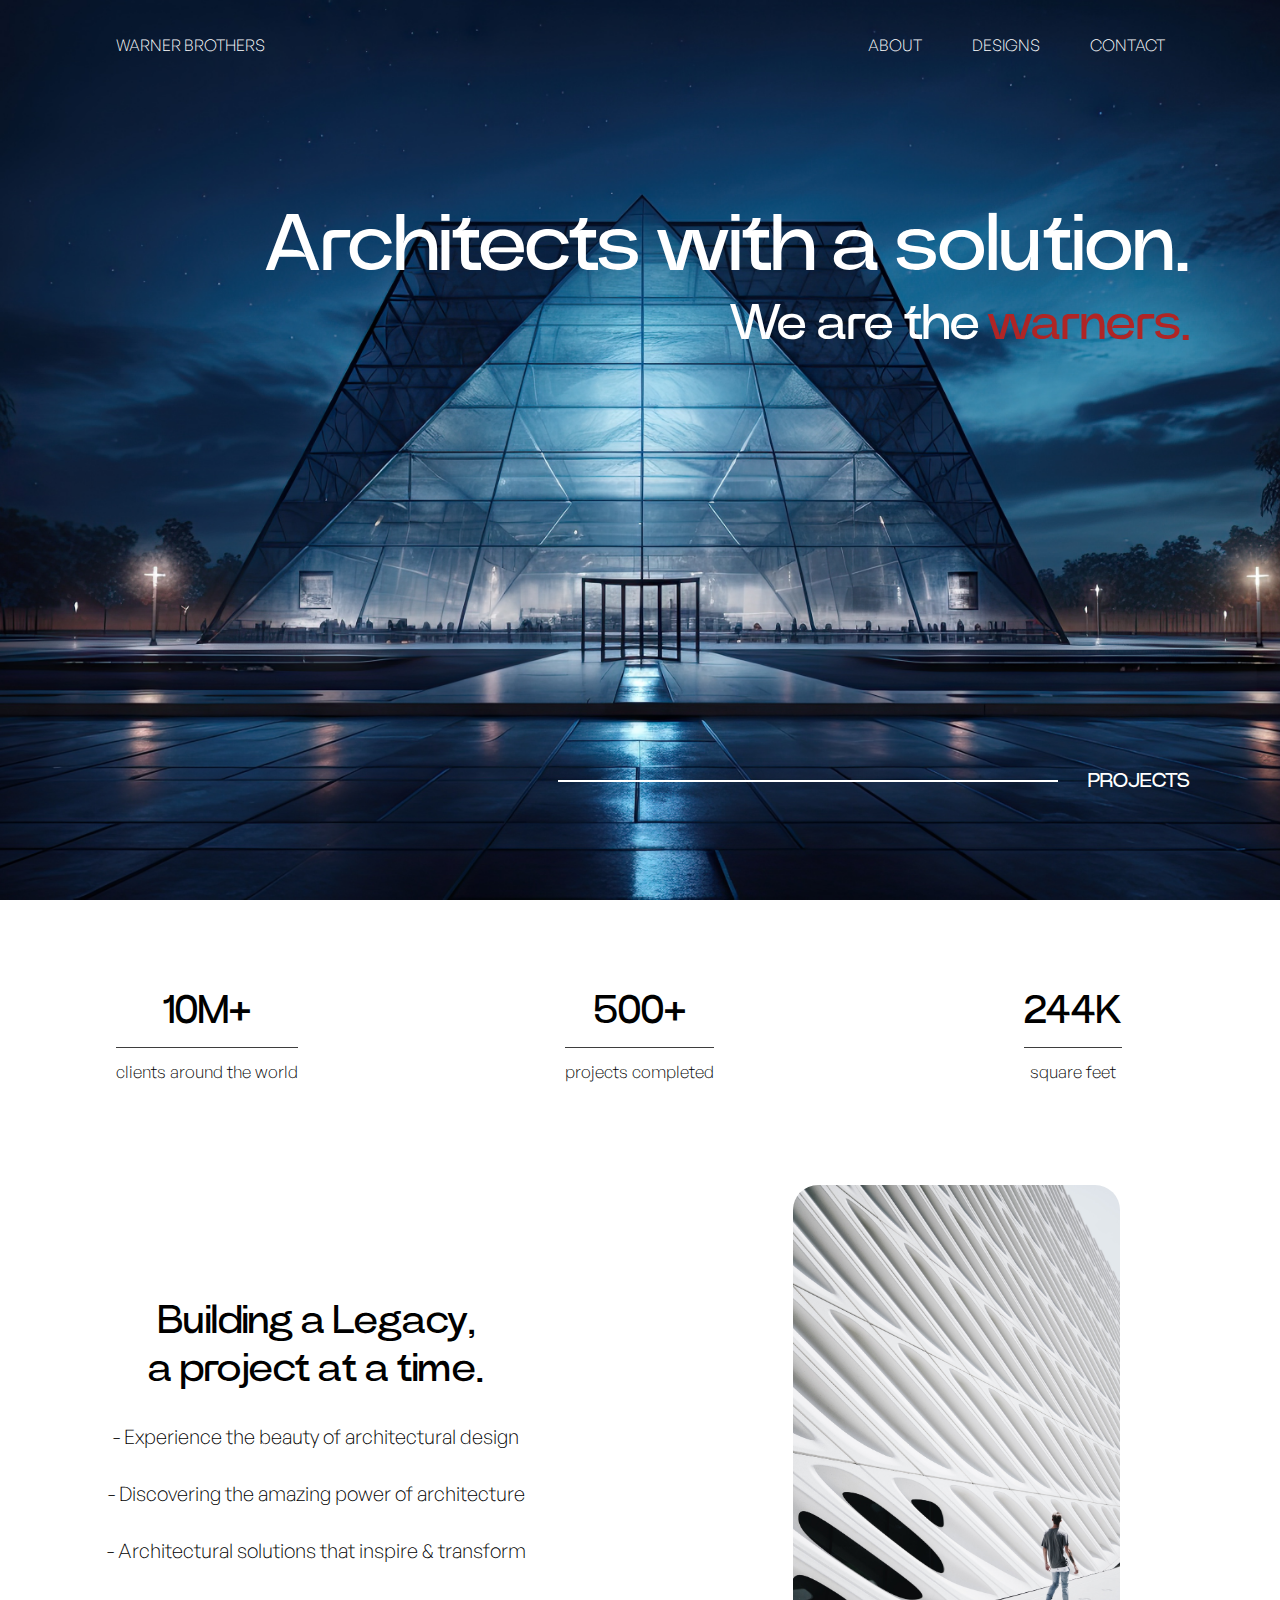
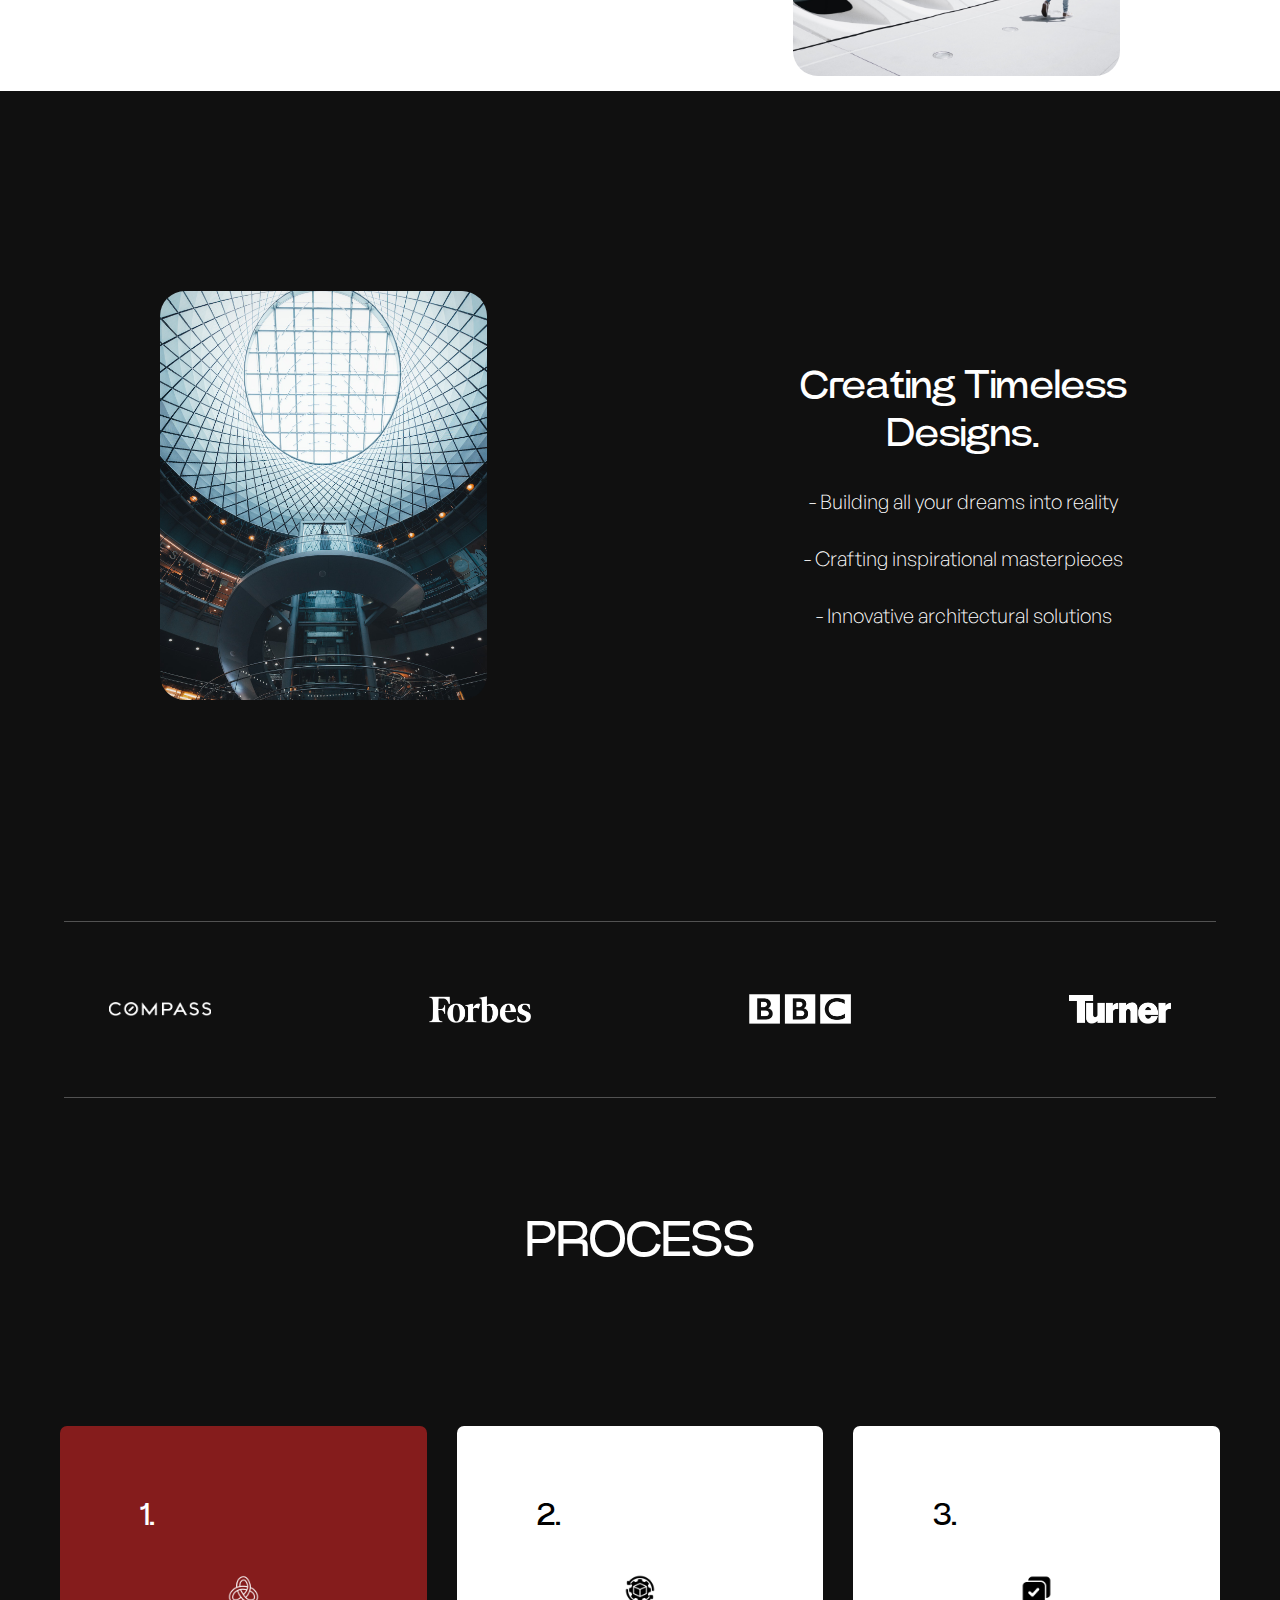
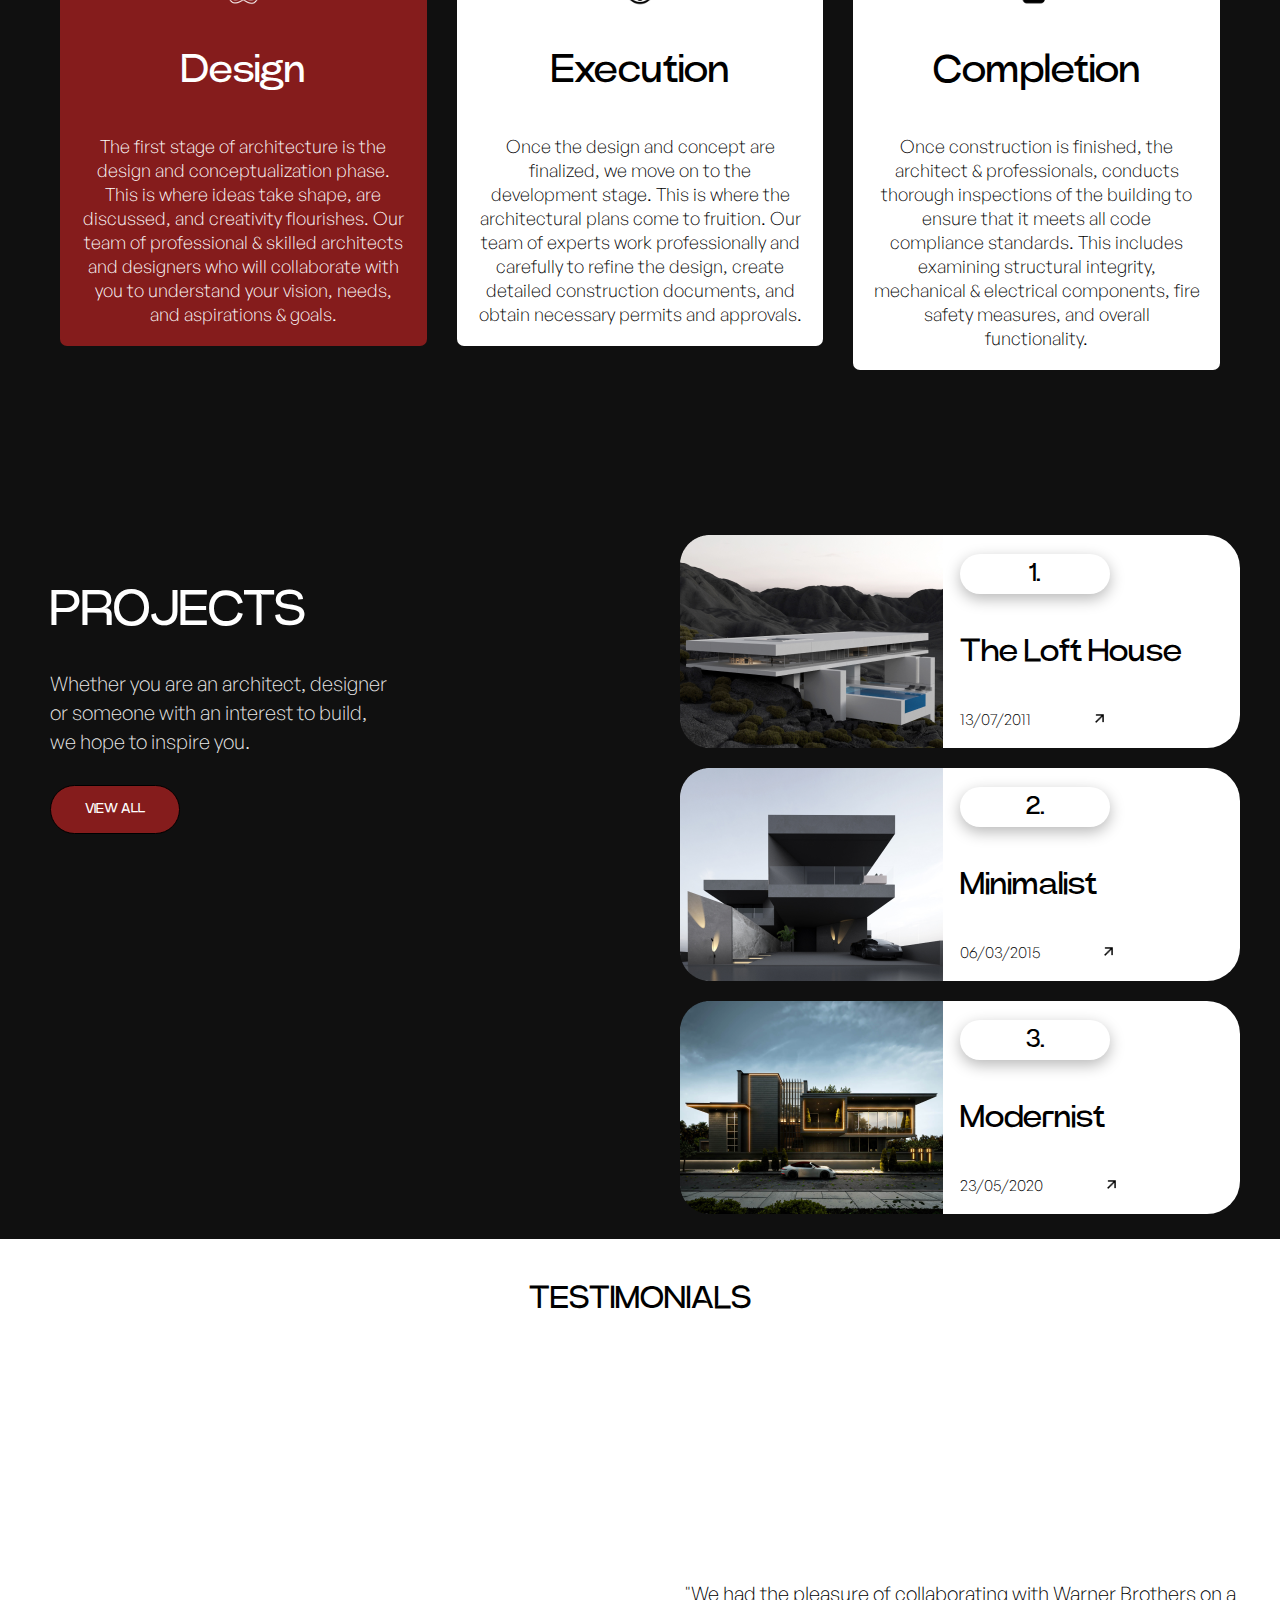
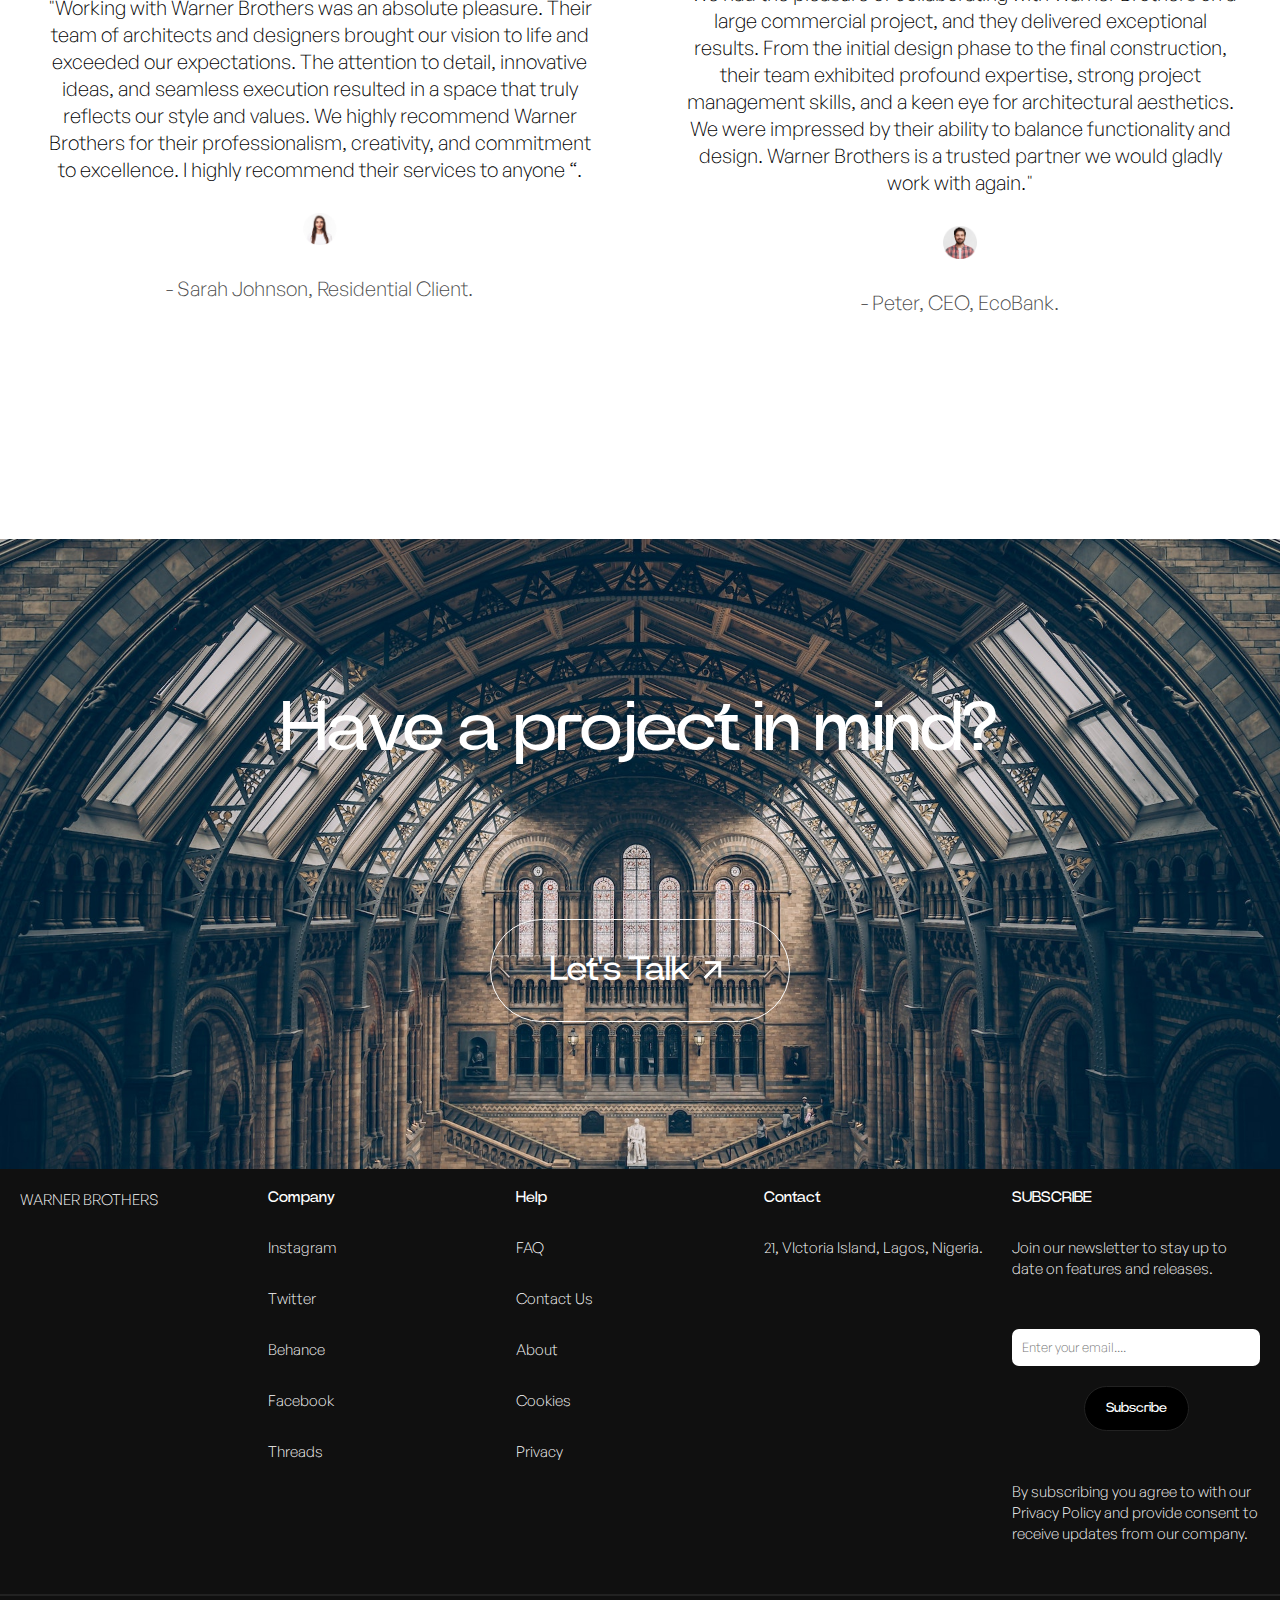
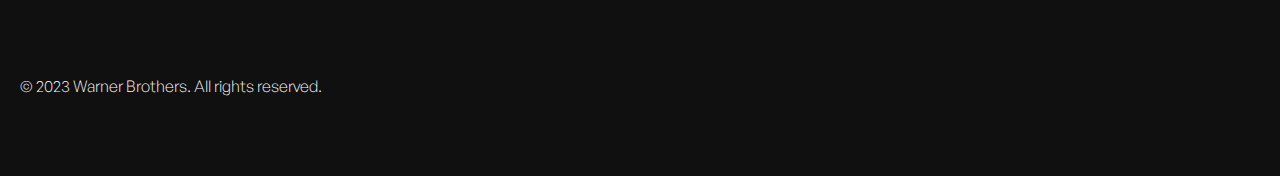
<file: index.html>
<!DOCTYPE html>
<html lang="en">
  <head>
    <meta charset="UTF-8" />
    <meta name="viewport" content="width=device-width, initial-scale=1.0, maximum-scale=1" />
    <title>Warner Brothers</title>
    <link rel="stylesheet" href="css/style.css" />
    <link rel="preload" >
  </head>
  <body>
    <div class="heropage" id="home">
      <div class="header">
        <div class="navlinks">
          <div class="logo">
            <a href="#home">WARNER BROTHERS</a>
          </div>
          <div class="dummylink"></div>
          <div class="dummylink"></div>
          <div class="toggle" id="togglebtn" onclick="toggle()">
            <img src="Assets/more.png" alt="" />
          </div>
          <div class="links" id="navlinks">
            <a href="about.html">ABOUT</a>
            <a href="#">DESIGNS</a>
            <a href="contact.html">CONTACT</a>
          </div>
        </div>
    
      </div>
      <div class="assets">
        <div class="textsh1">
          <div class="h1"><h1>Architects with a solution.</h1></div>
          <div class="h2">
            <h2 style="">
              We are the<b style="color: #af2525; font-weight: 200">warners.</b> 
            </h2 >
          </div>
        </div>
<a href="#projects" style="color: inherit; text-decoration: none; width: 100%;">        <div class="actionline">
  <div class="line"></div>
  <h1 style="font-size: 20px">PROJECTS</h1>
</div></a>
      </div>
    </div>
    <div class="achievementsection">
      <div class="threesections">
        <div class="section1">
          <div class="content">
            <div class="h1"><h1>10M+</h1></div>
            <div class="breakline"></div>
            <div class="p"><p>clients around the world</p></div>
          </div>
        </div>
        <div class="section1">
          <div class="content">
            <div class="h1"><h1>500+</h1></div>
            <div class="breakline"></div>
            <div class="p"><p>projects completed</p></div>
          </div>
        </div>
        <div class="section1">
          <div class="content">
            <div class="h1"><h1>244K</h1></div>
            <div class="breakline"></div>
            <div class="p"><p>square feet</p></div>
          </div>
        </div>
      </div>
    </div>
    <div class="bodysection">
      <div class="twosections">
        <div class="sectionone">
          <div class="sectext">
            <div class="h1"><h1>Building a Legacy,</h1></div>
            <div class="h1"><h1>a project at a time.</h1></div>
          </div>
          <div class="subtexts">
            <div class="subtext">
              <img src="Assets/radiobutton.png" alt="" />
              <p>- Experience the beauty of architectural design</p>
            </div>
            <div class="subtext">
              <img src="Assets/radiobutton.png" alt="" />
              <p>- Discovering the amazing power of architecture</p>
            </div>
            <div class="subtext">
              <img src="Assets/radiobutton.png" alt="" />
              <p>- Architectural solutions that inspire & transform</p>
            </div>
          </div>
        </div>
        <div class="sectiontwo">
          <img
            src="Images/pexels-brady-knoll-3369537.jpg"
            alt=""
          />
        </div>
      </div>
    </div>

    <div class="bodysection2">
      <div class="twosectionss">
        <div class="sectionone2">
          <div class="sectext2">
            <div class="h1"><h1>Creating Timeless</h1></div>
            <div class="h1"><h1>Designs.</h1></div>
          </div>
          <div class="subtexts">
            <div class="subtext">
              <img src="Assets/radiobutton.png" alt="" />
              <p style="color: white;">-  Building all your dreams into reality</p>
            </div>
            <div class="subtext">
              <img src="Assets/radiobutton.png" alt="" />
              <p style="color: white;">-  Crafting inspirational masterpieces</p>
            </div>
            <div class="subtext">
              <img src="Assets/radiobutton.png" alt="" />
              <p style="color: white;">-  Innovative architectural  solutions</p>
            </div>
          </div>
        </div>
        <div class="sectiontwo">
          <img
            src="Images/pexels-rick-han-3467147.jpg"
            alt=""
     />
        </div>
      </div>
    </div>
    <div class="partnersection">
      <div class="passets">
        <div class="pline"></div>
       
          <div class="plogos">
            <img src="Assets/compass logo.png" alt="" />
            <img src="Assets/forbes logo.png  " alt="" />
            <img src="Assets/bc logo.png " alt="" />
            <img src="Assets/turner logo.png " alt="" />
          </div>
     
        <div class="pline"></div>
      </div>
    </div>
    <div class="processection" >
      <div class="h1tag">
        <h1><span>PROCESS</span></h1>
      </div>
      <div class="twoprocessdiv">
        <div class="processdiv1">
          <div class="foursec">
            <div class="sec1">
              <h1>1.</h1>
            </div>
            <div class="sec2">
              <img src="Assets/abstract-shape 1.png" alt="" />
            </div>
            <div class="sec3">
              <h1>Design</h1>
            </div>
            <div class="sec4">
              <p>
                The first stage of architecture is the design and
                conceptualization phase. This is where ideas take shape, are discussed, and
                creativity flourishes. Our team of professional & skilled architects and
                designers who will collaborate with you to understand your vision, needs,
                and aspirations & goals. 
              </p>
            </div>
          </div>
        </div>
        <div class="processdiv2">
          <div class="foursec">
            <div class="sec1-2">
              <h1>2.</h1>
            </div>
            <div class="sec2">
              <img src="Assets/product-development.png" alt="" />
            </div>
            <div class="sec3-2">
              <h1>Execution</h1>
            </div>
            <div class="sec4-2">
              <p>
                Once the design and concept are finalized, we move on to the
                development stage. This is where the architectural plans come to
                fruition. Our team of experts work professionally and carefully to refine the
                design, create detailed construction documents, and obtain
                necessary permits and approvals.
              </p>
            </div>
          </div>
        </div>
        <div class="processdiv2">
        <div class="foursec">
          <div class="sec1-2">
            <h1>3.</h1>
          </div>
          <div class="sec2">
            <img src="Assets/approve (1) 1.png" alt="" />
          </div>
          <div class="sec3-2">
            <h1>Completion</h1>
          </div>
          <div class="sec4-2">
            <p>
              Once construction is finished, the architect & professionals,
              conducts thorough inspections of the building to ensure that it
              meets all code compliance standards. This includes examining
              structural integrity, mechanical & electrical components, fire
              safety measures, and overall functionality.
            </p>
          </div>
        </div>
      </div>
      </div>
    </div>
    <div class="singleprocesssection">
      <div class="processdiv2">
        <div class="foursec">
          <div class="sec1-2">
            <h1>3.</h1>
          </div>
          <div class="sec2">
            <img src="Assets/approve (1) 1.png" alt="" />
          </div>
          <div class="sec3-2">
            <h1>Completion</h1>
          </div>
          <div class="sec4-2">
            <p>
              Once construction is finished, the architect & professionals,
              conducts thorough inspections of the building to ensure that it
              meets all code compliance standards. This includes examining
              structural integrity, mechanical & electrical components, fire
              safety measures, and overall functionality.
            </p>
          </div>
        </div>
      </div>
    </div>

    <div class="breaksectionline">
      <div class="breakline"></div>
    </div>

    <div class="projectsection"id="projects">
      <div class="twoprojects">
        <div class="project1">
          <div class="contents"  >
            <h1>PROJECTS</h1>
            <div class="pcontent">
              <p>Whether you are an architect, designer</p>
              <p>or someone with an interest to build,</p>
              <p>we hope to inspire you.</p>
            </div>
            <button class="viewall">VIEW ALL</button>
          </div>
        </div>
        <div class="project2">
          <div class="threeprojectboxes">
           <a href="#"  style="text-decoration: none; color: black; width: 100%;"> <div class="pbox1">
            <div class="pdivision">
              <div class="p1">
                <img src="Assets/loft house new.png" alt="" />
              </div>
              <div class="p2">
                <div class="threeaspects">
                  <div class="aspect1">
                    <h1>1.</h1>
                  </div>
                  <div class="aspect2">
                    <h1>The Loft House</h1>
                  </div>
                  <div class="aspect3">
                    <p>13/07/2011</p>
                    <div class="dummylink"></div>
                    <div class="dummylink"></div>
                    <div class="dummylink"></div>
                    <img src="Assets/right-up 1.png" alt="" />
                  </div>
                </div>
              </div>
            </div>
          </div></a>
            <div class="pbox1">
              <div class="pdivision">
                <div class="p1">
                  <img src="Assets/minimalist new.jpg" alt="" />
                </div>
                <div class="p2">
                  <div class="threeaspects">
                    <div class="aspect1">
                      <h1>2.</h1>
                    </div>
                    <div class="aspect2">
                      <h1>Minimalist</h1>
                    </div>
                    <div class="aspect3">
                      <p>06/03/2015</p>
                      <div class="dummylink"></div>

                      <div class="dummylink"></div>
                      <div class="dummylink"></div>
                      <img src="Assets/right-up 1.png" alt="" />
                    </div>
                  </div>
                </div>
              </div>
            </div>
            <div class="pbox1">
              <div class="pdivision">
                <div class="p1">
                  <img src="Assets/black_house_amin_moazzen_bangal_india-1 1.png" alt="" />
                </div>
                <div class="p2">
                  <div class="threeaspects">
                    <div class="aspect1">
                      <h1>3.</h1>
                    </div>
                    <div class="aspect2">
                      <h1>Modernist</h1>
                    </div>
                    <div class="aspect3">
                      <p>23/05/2020</p>
                      <div class="dummylink"></div>
                      <div class="dummylink"></div>
                      <div class="dummylink"></div>
                      <img src="Assets/right-up 1.png" alt="" />
                    </div>
                  </div>
                </div>
              </div>
            </div>
          </div>
        </div>
      </div>
    </div>
    <div class="testimonysection">
      <div class="testimonyh1"><h1>TESTIMONIALS</h1></div>
      <div class="testimonydiv">
        <div class="testimonydiv1">
          <div class="testimonyassets">
            <p>
              "Working with Warner Brothers was an absolute pleasure. Their team
              of architects and designers brought our vision to life and
              exceeded our expectations. The attention to detail, innovative
              ideas, and seamless execution resulted in a space that truly
              reflects our style and values. We highly recommend Warner Brothers
              for their professionalism, creativity, and commitment to
              excellence. I highly recommend their services to anyone “.
            </p>
            <img src="Assets/portrait-expressive-young-woman.png" alt="" />
            <p style="color: rgb(75, 75, 75)">- Sarah Johnson, Residential Client.</p>
          </div>
        </div>
        <div class="testimonyline"></div>
        <div class="testimonydiv1">
          <div class="testimonyassets">
            <p>
              "We had the pleasure of collaborating with Warner Brothers on a
              large commercial project, and they delivered exceptional results.
              From the initial design phase to the final construction, their
              team exhibited profound expertise, strong project management
              skills, and a keen eye for architectural aesthetics. We were
              impressed by their ability to balance functionality and design.
              Warner Brothers is a trusted partner we would gladly work with
              again."
            </p>
            <img src="Assets/young-bearded-man-with-striped-shirt.png" alt="" />
            <p style="color: rgb(75, 75, 75)">- Peter, CEO, EcoBank.</p>
          </div>
        </div>
      </div>
    </div>
    <div class="prefooter">
      <div class="prefooterassets">
        <div class="preasset1"><h1>Have a project in mind?</h1></div>
     <a href="contactus.html"    style="text-decoration: none;">   <button class="letstalk" >
      Let's Talk <img src="Assets/right white.png" alt="" />
    </button></a>
      </div>
    </div>









    <div class="footersection">
      <div class="fourfooters">
        <div class="footer1">
         <a href="#"> <p>WARNER BROTHERS</p></a>
        </div>

        <div class="footer1">
       <h1 style="font-size: 15px;">Company</h1 >
          <a href="https://www.instagram.com"><p >Instagram</p></a>
          <a href="https://www.twitter.com"><p>Twitter</p></a>
          <a href="https://www.behance.com"><p>Behance</p></a>
        <a href="https://www.facebook.com">  <p>Facebook</p></a>
          <a href="https://threads.com"><p>Threads</p></a>
        </div>
    
        <div class="footer1">
        <h1 style="font-size: 15px;">Help</h1>
        <a href="#">  <p>FAQ</p></a>
          <a href="contact.html"><p>Contact Us</p></a>
         <a href="about.html"> <p>About</p></a>
       <a href="#">   <p>Cookies</p></a>
      <a href="#">    <p>Privacy</p></a>
        </div>
        <div class="footer1">
          <h1 style="font-size: 15px;">Contact</h1>
        <p>21, VIctoria Island,
          Lagos, Nigeria.</p>
        </div>
        <div class="footer1">
<h1 style="font-size: 15px;">SUBSCRIBE</h1>
          <p>
            Join our newsletter to stay up to date on features and releases.
          <div class="inputsec"></p>
          <input type="email" placeholder="Enter your email...." />
          <button>Subscribe</button>
          <p></div>
    <p>By subscribing you agree to with our Privacy Policy and provide
      consent to receive updates from our company.</p>
          </p>
        </div>
      </div>
    </div>
    <div class="footerborder"></div>
    <div class="lastfooter">
      <div class="footerassets">
        <p style="cursor: pointer;">© 2023 Warner Brothers. All rights reserved.</p>
        
      </div>
    </div>
    <script>
      function toggle(){
        document.getElementById('navlinks').classList.toggle("navactive")
      }
    </script>
  </body>
</html>
</file>
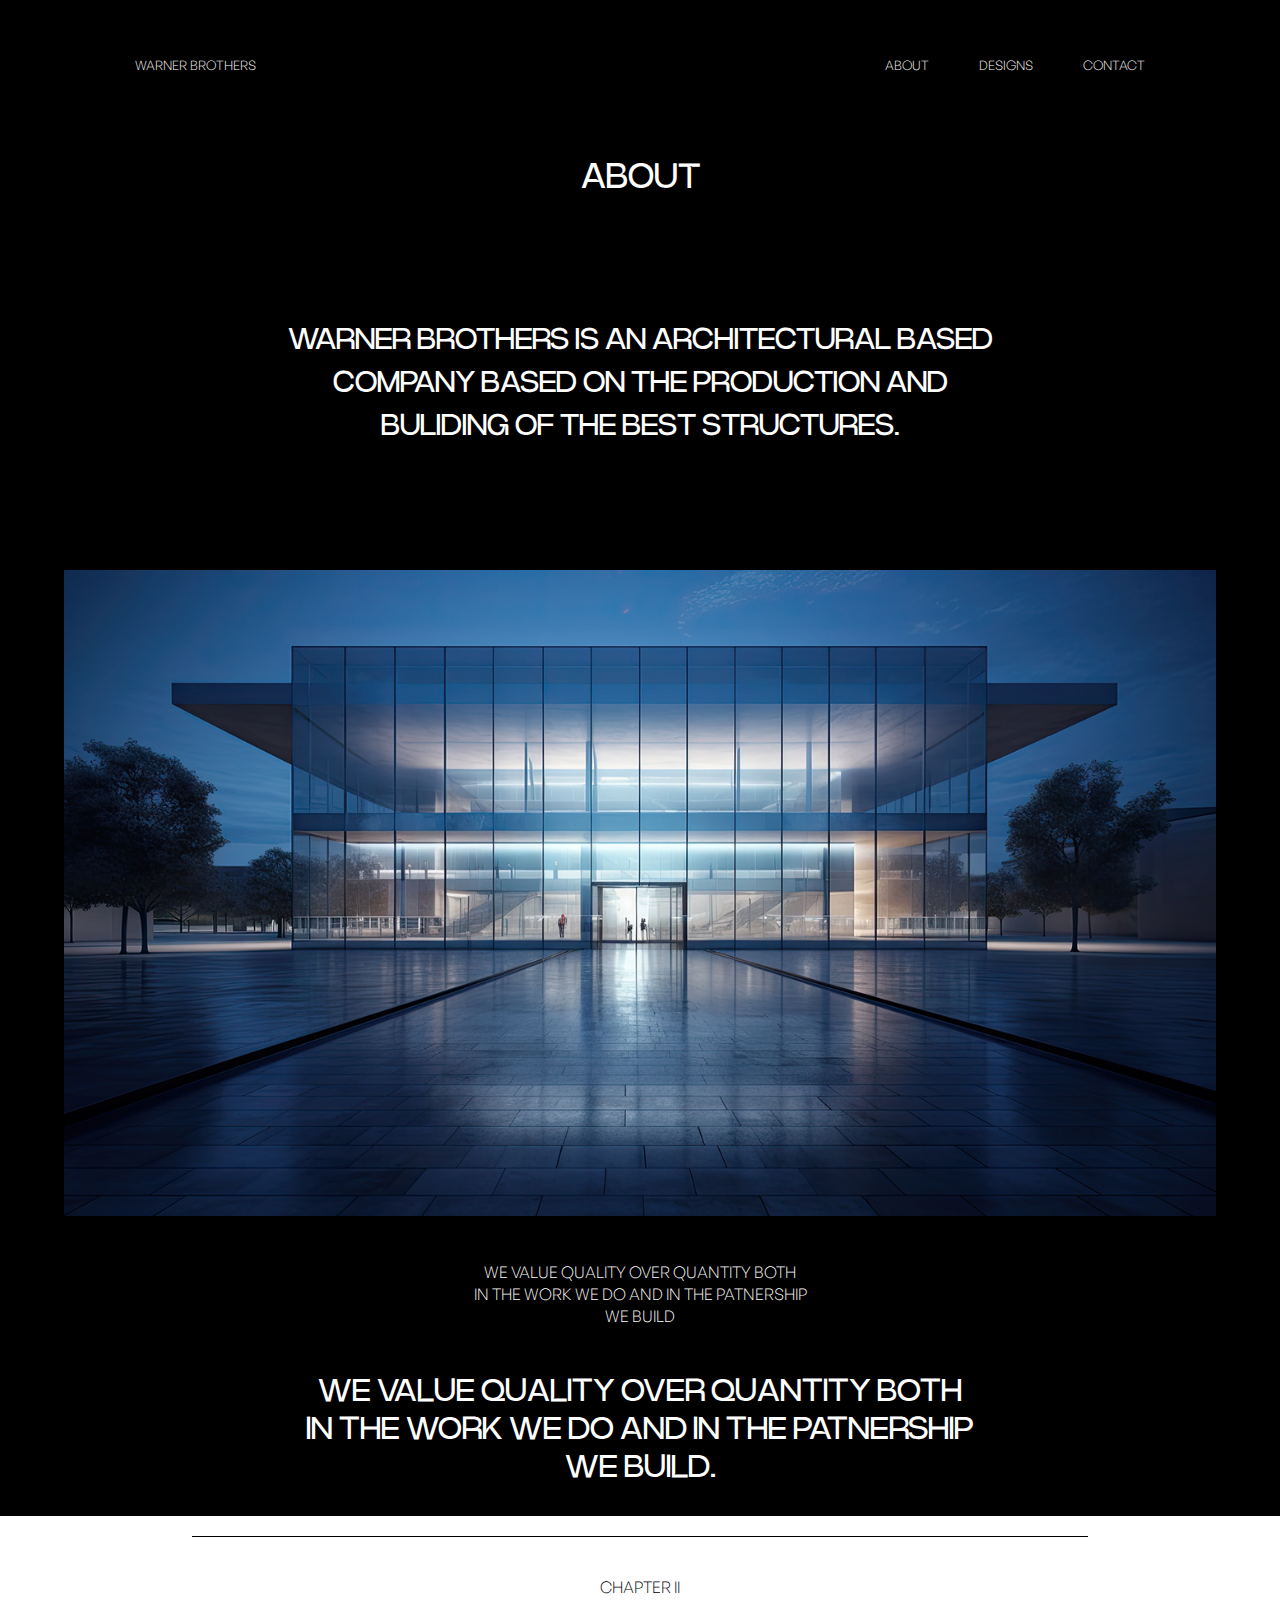
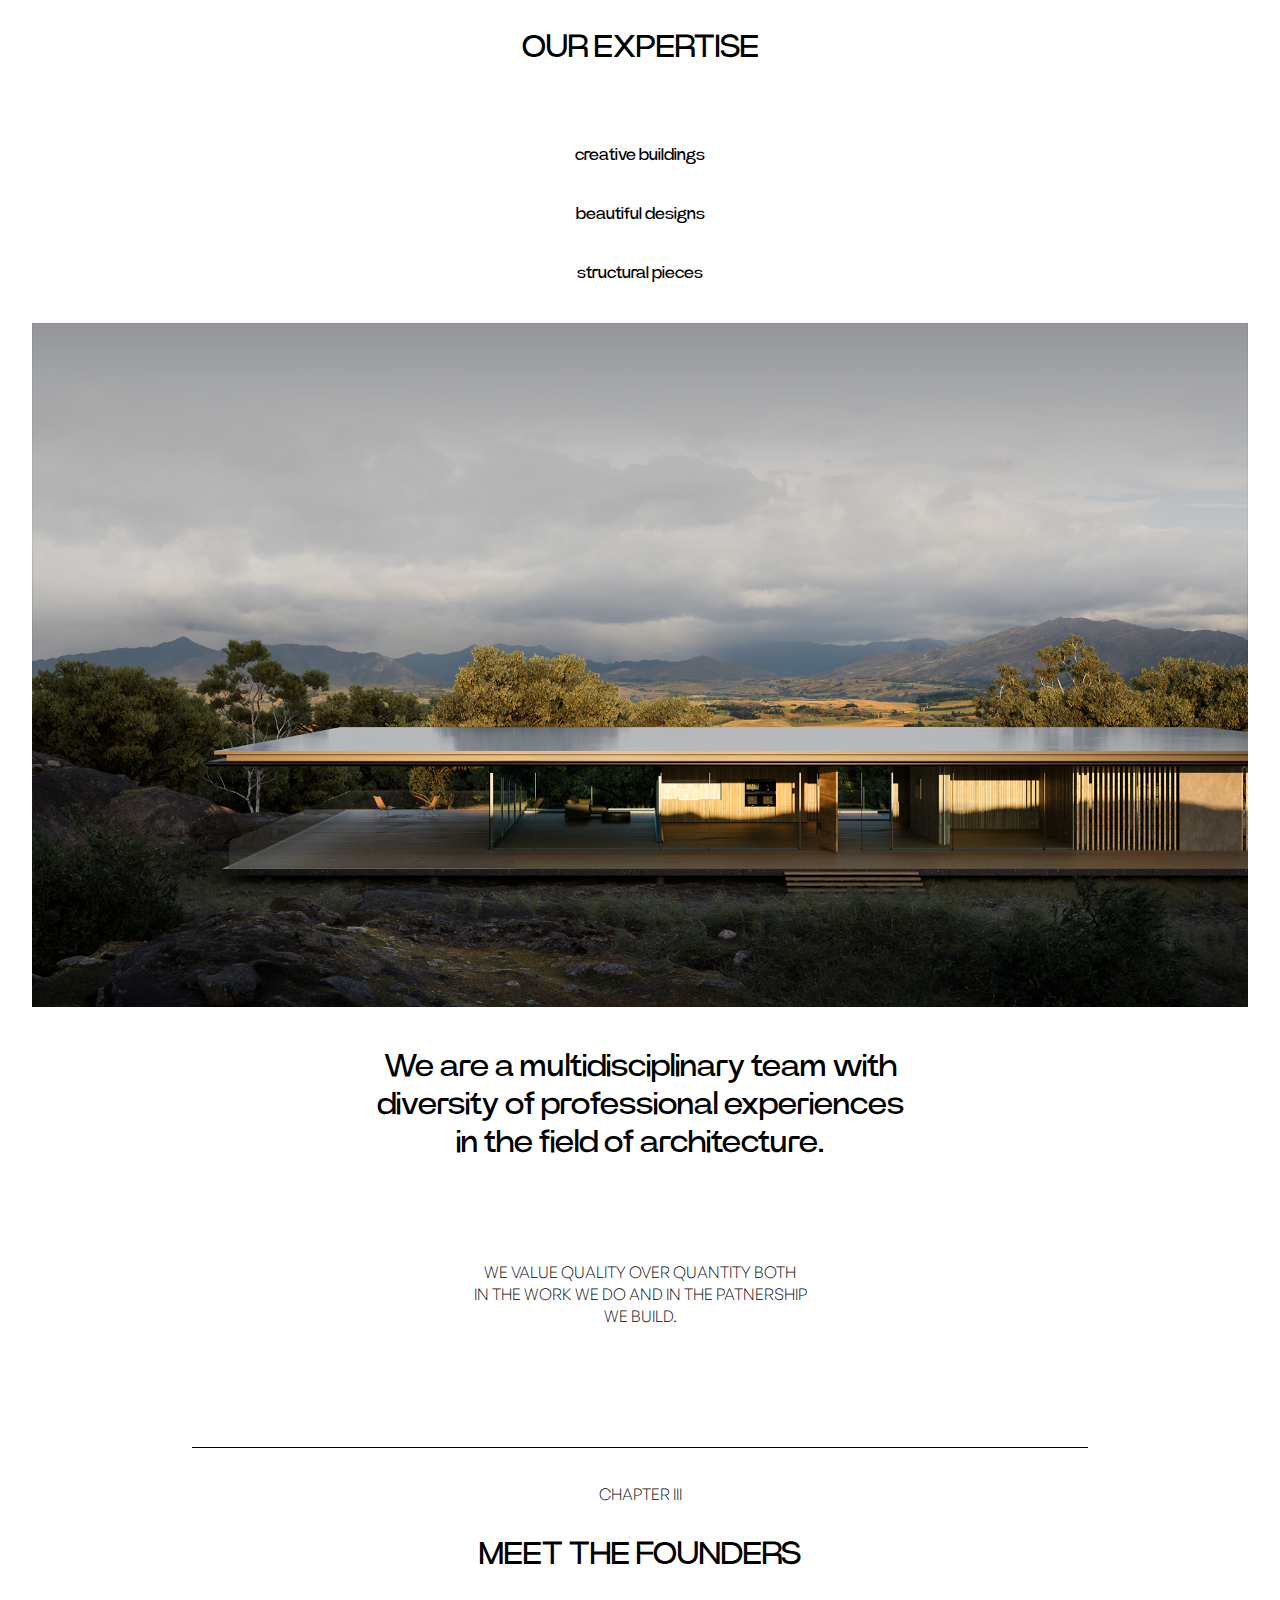
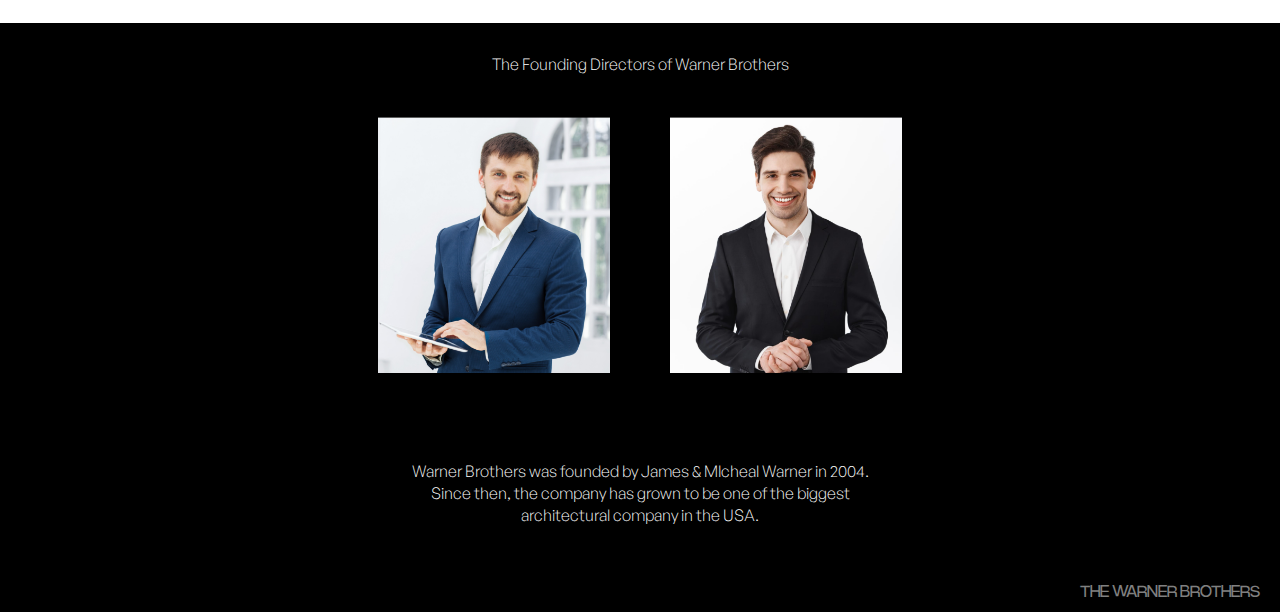
<file: about.html>
<!DOCTYPE html>
<html lang="en">
  <head>
    <meta charset="UTF-8" />
    <meta
      name="viewport"
      content="width=device-width, initial-scale=1.0, maximum-scale=1"
    />
    <title>About Us</title>
    <link rel="stylesheet" href="css/about.css" />
  </head>
  <body>
    <div class="headerdiv">
      <div class="navlinks">
        <div class="navlinks">
          <div class="logo">
            <a href="index.html">WARNER BROTHERS</a>
          </div>
          <div class="dummylink"></div>
          <div class="dummylink"></div>
          <div class="more">
            <img src="Assets/more.png" alt="" />
          </div>
          <div class="links">
            <a href="#">ABOUT</a>
            <a href="#">DESIGNS</a>
            <a href="contact.html">CONTACT</a>
          </div>
        </div>
      </div>
      <div class="h1">ABOUT</div>
    </div>
    <div class="first-text" >
      <h1>WARNER BROTHERS IS AN ARCHITECTURAL BASED</h1>
      <h1>COMPANY BASED ON THE PRODUCTION AND</h1>
      <h1>BULIDING OF THE BEST STRUCTURES.</h1>
    </div>

    <div class="three-sections">
      <div class="sec-assets">
        <div class="section1">
          <img src="Images/b548ea175400357.64b2e993ef01a.jpeg" alt="" />
        </div>
        <div class="section2">
          <div class="p-asset">
            <p>WE VALUE QUALITY OVER QUANTITY BOTH</p>
            <p>IN THE WORK WE DO AND IN THE PATNERSHIP</p>
            <p>WE BUILD</p>
          </div>
        </div>
        <div class="section3">
          <div class="h1asset">
            <h1>WE VALUE QUALITY OVER QUANTITY BOTH</h1>
            <h1>IN THE WORK WE DO AND IN THE PATNERSHIP</h1>
            <h1>WE BUILD.</h1>
          </div>
        </div>
      </div>
    </div>

    <div class="expertise-section">
      <div class="expertise-asset">
        <div class="linediv">
          <div class="line"></div>
        </div>
        <div class="part1">
          <p>CHAPTER II</p>
          <h1>OUR EXPERTISE</h1>
        </div>
        <div class="dummydiv"></div>
        <div class="part2">
<h5>creative buildings</h5>
        </div>
        <div class="part3"><h5>beautiful designs</h5></div>
        <div class="part4"><h5>structural pieces </h5></div>
        <div class="part5">
          <img src="Images/7e7259174697897.64a6bc41e64e0.jpg" alt="" />
        </div>
        <div class="lasttwo">
          <div class="part6">
            <h1>
              <h1>We are a multidisciplinary team with</h1>
              <h1>diversity of professional experiences</h1>
              <h1>in the field of architecture.</h1>
            </h1>
          </div>
          <div class="part7">
            <p>WE VALUE QUALITY OVER QUANTITY BOTH</p>
            <p>IN THE WORK WE DO AND IN THE PATNERSHIP</p>
            <p>WE BUILD.</p>
          </div>
          <div class="newline">
            <div class="line2"></div>
          </div>
        </div>
      </div>
    </div>

    <div class="meet-section">
      <div class="meet-assets">
        <div class="meet-p"><p>CHAPTER III</p></div>
        <div class="meet-h1">
          <h1>MEET THE FOUNDERS</h1>
        </div>
      </div>
    </div>
    <div class="meet-intro">
      <div class="twosections">
        <div class="introtext">
          <p>The Founding Directors of Warner Brothers</p>
        </div>
        <div class="flexdiv">
          <div class="section1x">
            <img src="Assets/elegant-businessman-office 1.png" alt="" />
          </div>
          <div class="section2x">
            <img src="Assets/elegant-businessman-office 2.png" alt="" />
          </div>
        </div>
      </div>
      <div class="outrotext">
        <p>
<p>Warner Brothers was founded by James & MIcheal Warner in 2004.</p>
<p>Since then, the company has grown to be one of the biggest</p>
<p>architectural company in the USA.</p>
        </p>
      </div>
      <div class="fadetext">
        <h1>THE WARNER BROTHERS</h1>
      </div>
    </div>
  </body>
</html>
</file>
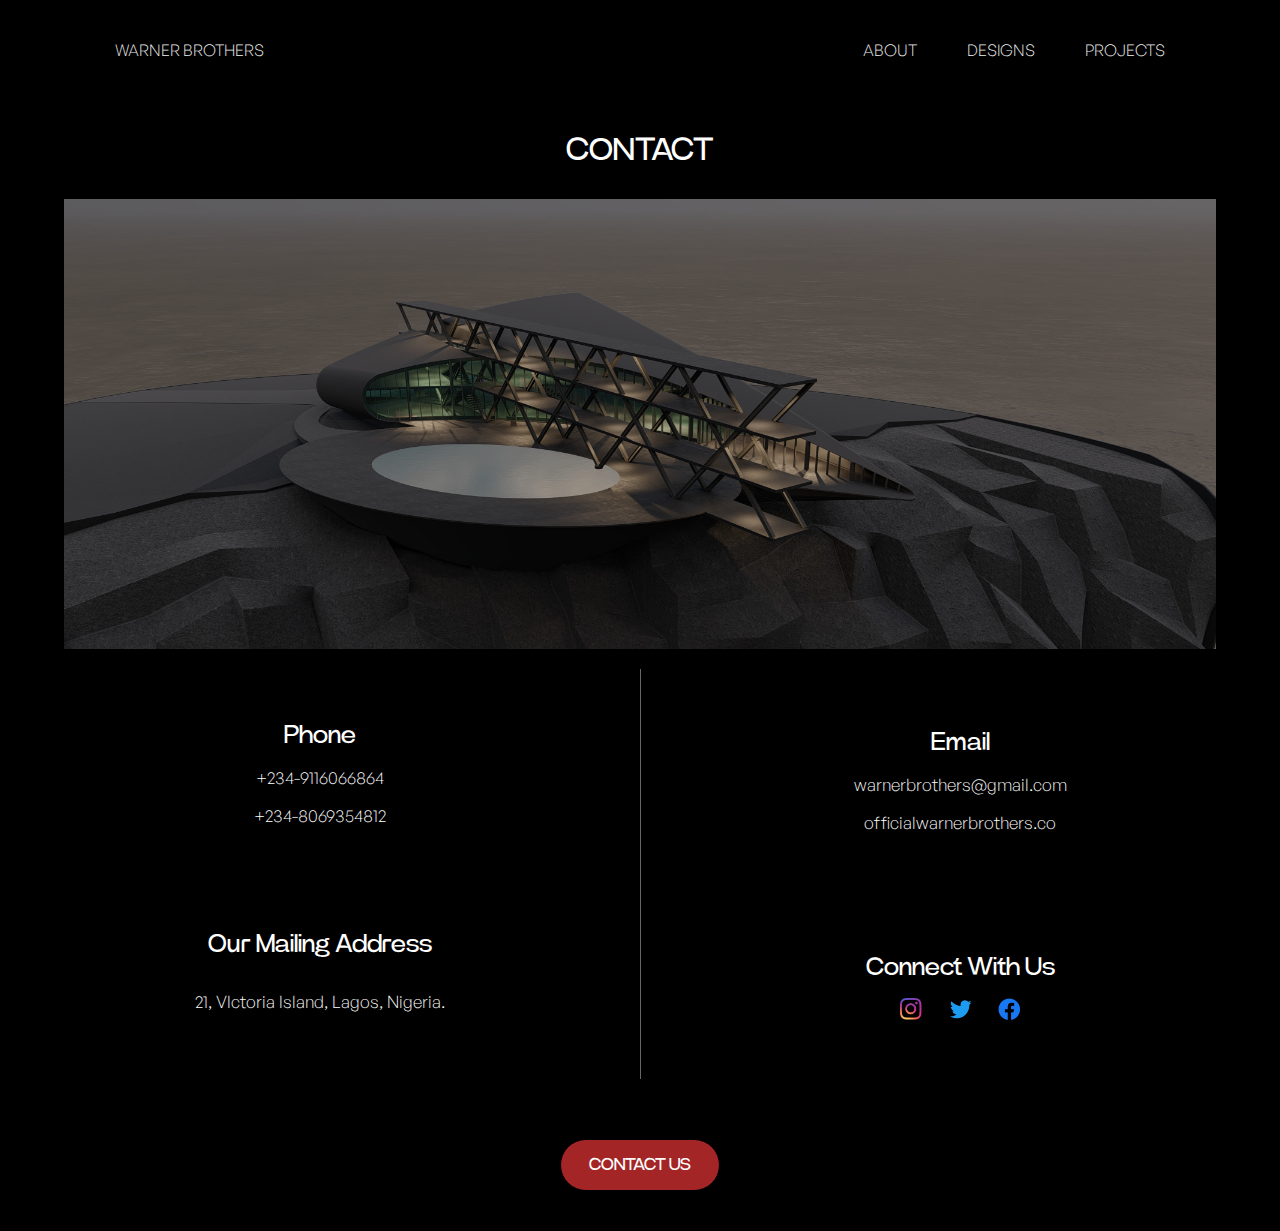
<file: contact.html>
<!DOCTYPE html>
<html lang="en">
  <head>
    <meta charset="UTF-8" />
    <meta
      name="viewport"
      content="width=device-width, initial-scale=1.0, maximum-scale=1.0"
    />
    <title>Contact</title>
    <link rel="stylesheet" href="css/contact.css" />
  </head>
  <body>
    <div class="header">
      <div class="navlinks">
        <div class="logo">
          <a href="index.html">WARNER BROTHERS</a>
        </div>
        <div class="dummylink"></div>
        <div class="dummylink"></div>
        <div class="more">
          <img src="Assets/more.png" alt="" />
        </div>
        <div class="links">
          <a href="about.html">ABOUT</a>
          <a href="#">DESIGNS</a>
          <a href="#">PROJECTS</a>
        </div>
      </div>
    </div>
    <div class="body">
      <div class="assets"><h1>CONTACT</h1></div>
      <div class="imgsection">
        <div class="desktop">
          <img
            src="Images/6f04c0135313231.61e5d9c55abb7.jpg"
            alt=""
          />
        </div>
        <div class="mobile">
          <img
            src="Images/6f04c0135313231.61e5d9c55abb7.jpg"
            alt=""
          />
        </div>
      </div>
    </div>
    <div class="twosections">
      <div class="section1">
        <div class="content">
          <div class="details1">
            <h1>Phone</h1>
            <div class="p">
              <p><a href="tel:+234-9116066864">+234-9116066864</a></p>
              <p><a href="tel:+234-8069354812">+234-8069354812</a></p>
            </div>
          </div>
          <div class="details2">
            <h1>Our Mailing Address</h1>
            <p>
              <a href="https://www.google.com.ng/maps/place/Victoria+Island,+Lagos/@6.4280553,3.4116446,15z/data=!3m1!4b1!4m6!3m5!1s0x103bf53280e7648d:0x4d01e5de6b847fe5!8m2!3d6.4280556!4d3.4219444!16zL20vMDRudHFk?entry=ttu"><p>21, VIctoria Island, Lagos, Nigeria.</p></a>
                </a
              >
            </p>
          </div>
        </div>
      </div>
      <div class="section2"></div>
      <div class="section1">
        <div class="content">
          <div class="details1">
            <h1>Email</h1>
            <div class="p">
              <p>
                <a href="mailto:warnerbrothers@gmail.com"
                  >warnerbrothers@gmail.com</a
                >
              </p>
              <p>
                <a href="mailto:officialwarnerbrothers.co"
                  >officialwarnerbrothers.co</a
                >
              </p>
            </div>
          </div>
          <div class="details2">
            <h1>Connect With Us</h1>
            <img src="Assets/logos.png" alt="" />
          </div>
        </div>
      </div>
    </div>

    <div class="footer">
      <a href="contactus.html" style="text-decoration: none">
        <button class="contact" type="submit">CONTACT US</button></a
      >
    </div>
  </body>
</html>
</file>
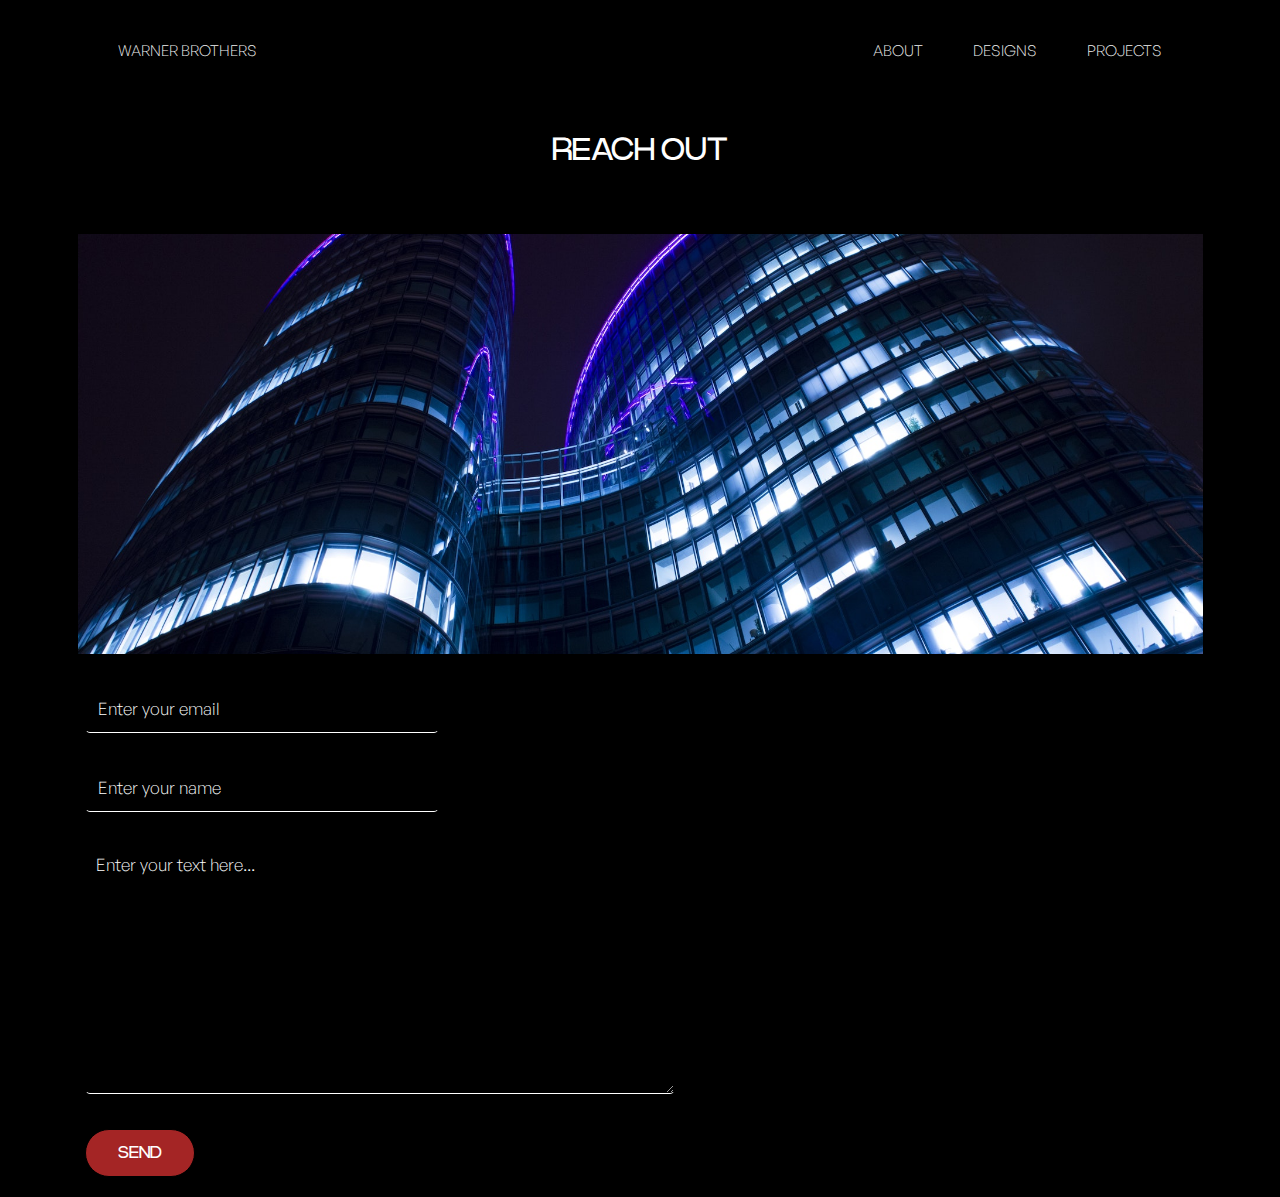
<file: contactus.html>
<!DOCTYPE html>
<html lang="en">
  <head>
    <meta charset="UTF-8" />
    <meta
      name="viewport"
      content="width=device-width, initial-scale=1.0, maximum-scale=1.0"
    />
    <title>Contact Us</title>
    <link rel="stylesheet" href="css/contactus.css" />
  </head>
  <body>
    <div class="header">
      <div class="navlinks">
        <div class="logo">
          <a href="index.html">WARNER BROTHERS</a>
        </div>
        <div class="dummylink"></div>
        <div class="dummylink"></div>
        <div class="more">
          <img src="Assets/more.png" alt="" />
        </div>
        <div class="links">
          <a href="about.html">ABOUT</a>
          <a href="#">DESIGNS</a>
          <a href="#">PROJECTS</a>
        </div>
      </div>
    </div>
    <div class="body">
      <div class="assets"><h1>REACH OUT</h1></div>
      <div class="imgsection">
        <div class="desktop">
          <img src="LP/pexels-pixabay-273682.jpg" alt="" />
        </div>
        <div class="mobile">
          <img src="LP/pexels-pixabay-273682.jpg" alt="" />
        </div>
      </div>
    </div>
    <form action="">
      <div class="twosections">
        <div class="section1">
          <form action="">
            <input
              type="email"
              name="emial"
              id=""
              placeholder="Enter your email"
            />
            <input
              type="username"
              name=""
              id=""
              placeholder="Enter your name"
            />
            <textarea
              name="textarea"
              id=""
              cols="30"
              rows="10"
              placeholder="Enter your text here..."
            ></textarea>
          </form>
          <div class="details2">
            <h1>Our Mailing Address</h1>
            <p></p>
          </div>
        </div>

        <div class="footer">
          <button class="contact" type="submit">SEND</button>
        </div>
      </div>
    </form>
  </body>
</html>
</file>
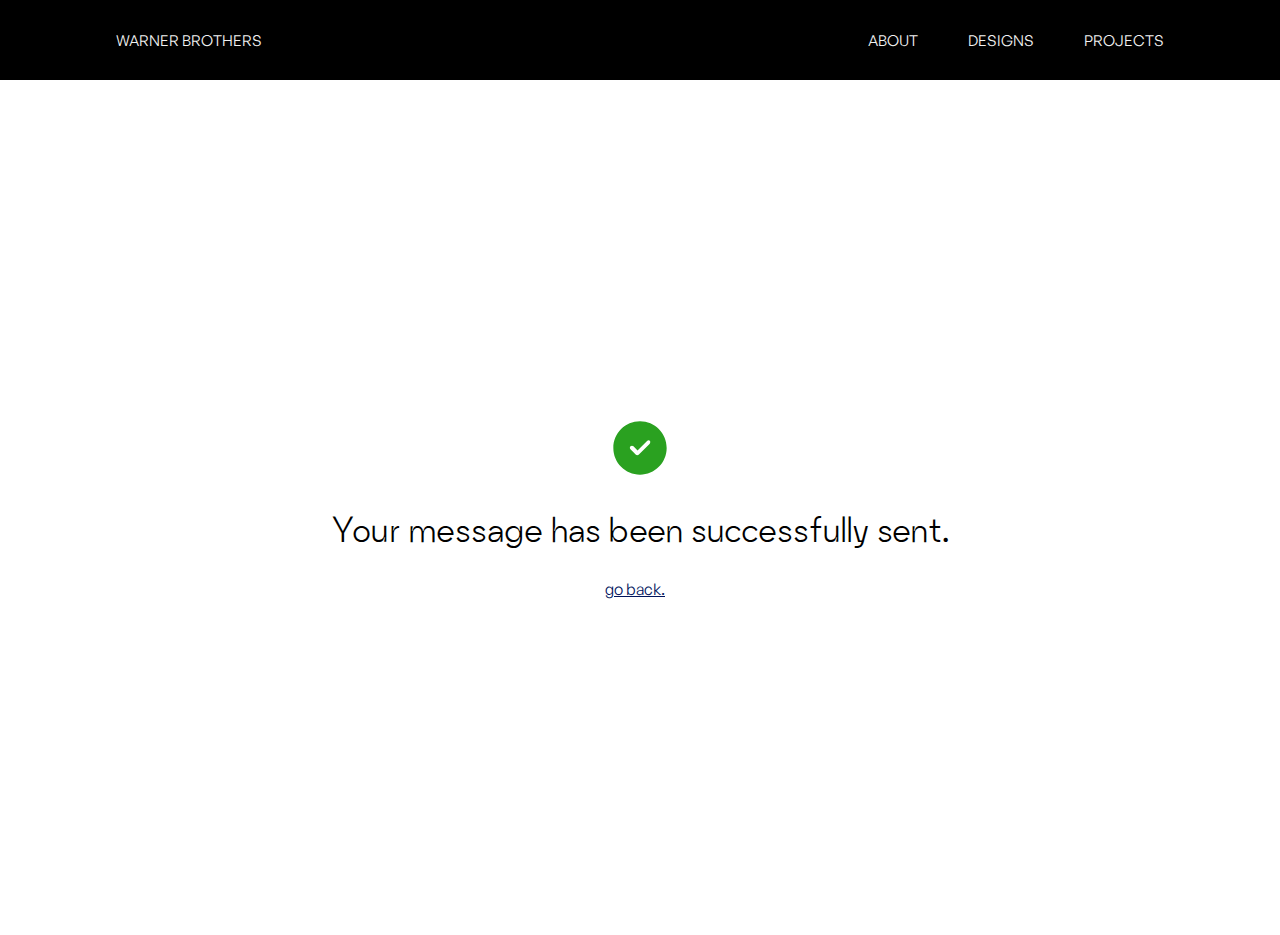
<file: sent.html>
<!DOCTYPE html>
<html lang="en">
  <head>
    <meta charset="UTF-8" />
    <meta name="viewport" content="width=device-width, initial-scale=1.0" />
    <title>Email</title>
    <link rel="stylesheet" href="css/sent.css" />
  </head>
  <body>
    <div class="header">
      <div class="navlinks">
        <div class="logo">
          <a href="index.html">WARNER BROTHERS</a>
        </div>
        <div class="dummylink"></div>
        <div class="dummylink"></div>
        <div class="more">
          <img src="Assets/more.png" alt="" />
        </div>
        <div class="links">
          <a href="about.html">ABOUT</a>
          <a href="#">DESIGNS</a>
          <a href="#">PROJECTS</a>
        </div>
      </div>
    </div>

    <div class="body">
        <div class="assets">
          <img src="LP/Tick-Circle.svg" alt="" />
          <h1>Your message has been successfully sent.</h1>
          <div class="checkbox">
              <a href="index.html">
                  <p> go back.</p>
              </a>
              </datagrid></p>
          </div>
        </div>
       
      </div>
  </body>
</html>
</file>
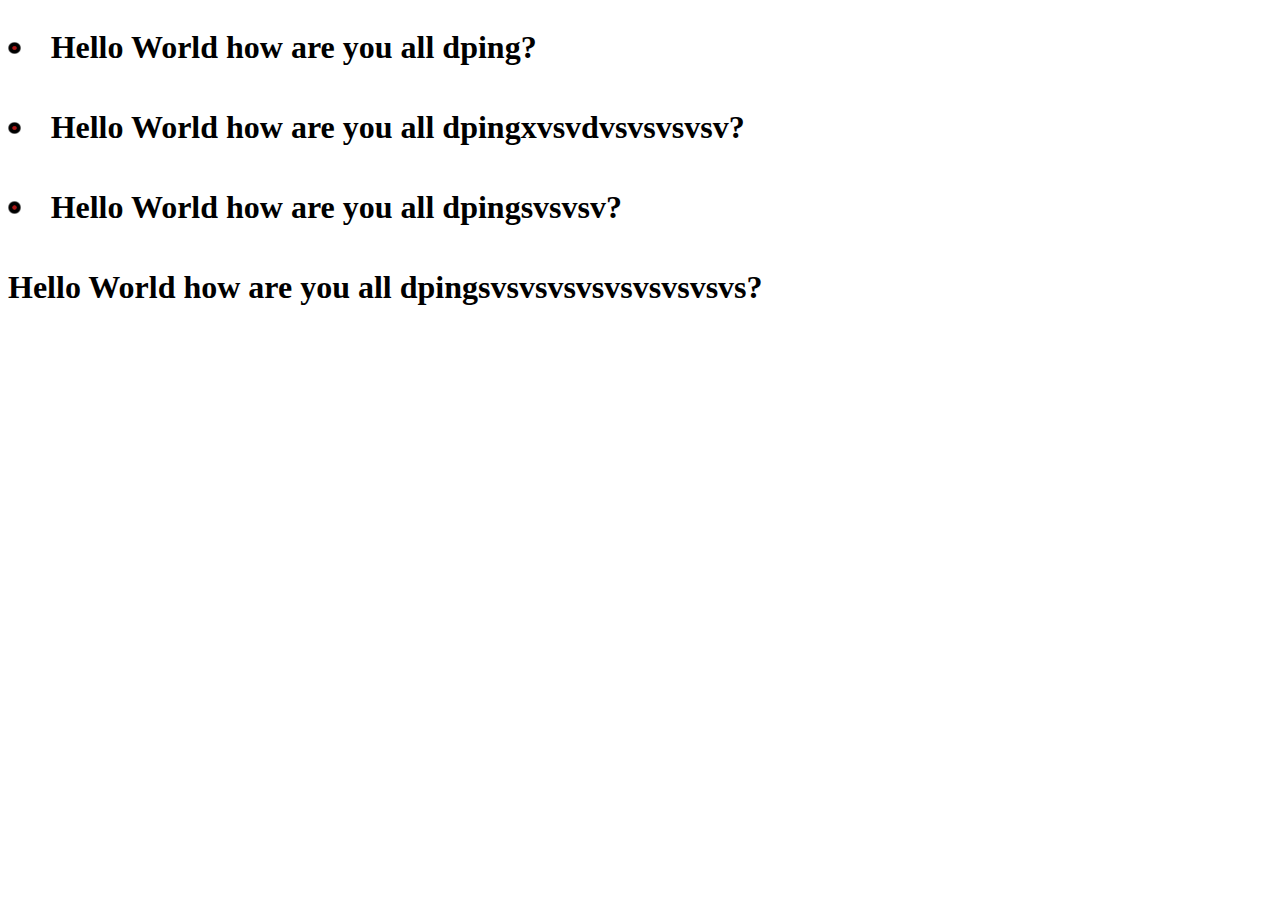
<file: testing.html>
<!DOCTYPE html>
<html lang="en">
  <head>
    <meta charset="UTF-8" />
    <meta name="viewport" content="width=device-width, initial-scale=1.0" />
    <title>Document</title>
  </head>
  <body>
    <style>
      img {
        width: 1%;
        object-fit: contain;
      }

      .h1 {
        display: flex;
        gap: 30px;
        align-items: center;
      }
    </style>
    <div class="subtexts">
      <div class="h1">
        <img src="Assets/radiobutton.png" alt="" />
        <h1>Hello World how are you all dping?</h1>
      </div>
      <div class="h1">
        <img src="Assets/radiobutton.png" alt="" />
        <h1>Hello World how are you all dpingxvsvdvsvsvsvsv?</h1>
      </div>
      <div class="h1">
        <img src="Assets/radiobutton.png" alt="" />
        <h1>Hello World how are you all dpingsvsvsv?</h1>
      </div>
      <div class="h1">
        <h1>Hello World how are you all dpingsvsvsvsvsvsvsvsvsvs?</h1>
      </div>
    </div>
  </body>
</html>
</file>
<file: css/style.css>
*,
body {
  box-sizing: border-box;
  margin: 0;
  padding: 0;
  font-family: myfont;
  scroll-behavior: smooth;
  font-weight: 400;
  font-display: optional;
}

html {
  scroll-behavior: smooth;
}
p {
  font-family: myfont2;
}

@font-face {
  font-family: myfont;
  src: url(../FOnts/PowerGrotesk-Regular.otf);
}
@font-face {
  font-family: myfont2;
  src: url(../FOnts/GeneralSans-Light.otf);
}

.heropage {
  height: 100vh;
  width: 100%;
  display: flex;
  background-image: url(../Images/af050b175400357.64b2e993efe62.jpeg);
  background-position: top;
  background-repeat: no-repeat;
  background-size: cover;
  flex-direction: column;
  scroll-snap-align: start;
}

.header {
  width: 100%;
  display: flex;
  height: 100px;
  background-color: transparent;
}
.toggle {
  display: none;
}

::placeholder {
  font-family: myfont2;
}

.navlinks {
  display: flex;
  width: 100%;
  padding: 15px;
  align-items: center;
  justify-content: space-around;
}
.navlinks a {
  text-decoration: none;
  color: rgb(255, 255, 255);
  font-family: myfont2;
}

.links a:hover {
  color: #a42525;
}

.links {
  display: flex;
  gap: 50px;
}

.links a {
  transition: 0.3s;
}

.logo {
  color: white;
}
.logo p {
  font-size: 15px;
}

.assets {
  display: flex;
  width: 100%;
  flex-direction: column;
  color: white;
  align-items: end;
  padding-right: 90px;
  gap: 200px;
  height: 100%;
  justify-content: space-around;
}

.assets h1 {
  display: flex;
  font-size: 80px;
  font-weight: 300;
  color: rgb(255, 255, 255);
}
input {
  outline: #1a1a1a;
}

.textsh1 {
  display: flex;
  flex-direction: column;
  align-items: end;
}

.assets h2 {
  display: flex;
  font-size: 50px;
  font-weight: 100;
  color: rgb(255, 255, 255);
  gap: 7px;
}

.actionline {
  width: 100%;
  display: flex;
  align-items: center;
  gap: 30px;
  justify-content: end;
  cursor: pointer;
}

.line {
  display: flex;
  width: 500px;
  height: 2px;
  background-color: rgb(255, 255, 255);
}
.actionline h1 {
  font-size: 40px;
  transition: 0.3s;
}
.actionline h1:hover {
  color: #af2525;
}

.achievementsection {
  width: 100%;
  height: 30vh;
  background-color: rgb(255, 255, 255);
  display: flex;
  scroll-snap-align: start;
}

.threesections {
  width: 100%;
  display: flex;
  gap: 20px;
}

.section1 {
  width: 100%;
  height: 100%;
  flex-direction: column;
  display: flex;
  justify-content: center;
  align-items: center;
}

.content {
  display: flex;
  flex-direction: column;
  align-items: center;
  gap: 12px;
}

.breakline {
  width: 100%;
  height: 0.5px;
  background-color: rgb(163, 163, 163);
}

.content h1 {
  font-size: 40px;
  color: rgb(0, 0, 0);
}

.content p {
  font-family: myfont2;
  color: rgb(0, 0, 0);
  font-size: 17px;
}

.bodysection {
  width: 100%;
  height: 100%;
  display: flex;
  background-color: rgb(99, 99, 99);
}

.twosections {
  width: 100%;
  display: flex;
  height: 100%;
  background-color: rgb(255, 255, 255);
  justify-content: center;
  align-items: center;
}
.sectionone {
  width: 100%;
  height: 100%;
  flex-direction: column;
  display: flex;
  gap: 30px;
}
p {
  font-weight: 300;
}

.sectionone2 {
  width: 100%;
  height: 100%;
  flex-direction: column;
  display: flex;
  justify-content: center;
  align-items: center;
  gap: 30px;
}

.sectiontwo {
  width: 100%;
  height: 100%;
  flex-direction: column;
  display: flex;
  justify-content: center;
  align-items: center;
  padding: 15px;
}

.subtext {
  display: flex;
  gap: 20px;
}

.sectext {
  width: 100%;
  display: flex;
  flex-direction: column;
  justify-content: center;
  align-items: center;
}

.sectext2 {
  width: 100%;
  justify-content: center;
  align-items: center;
  display: flex;
  flex-direction: column;
}

.sectext2 h1 {
  color: rgb(255, 255, 255);
  font-size: 40px;
}

.sectext h1 {
  font-size: 40px;
  color: rgb(0, 0, 0);
}
.subtext p {
  font-size: 20px;
  color: rgb(0, 0, 0);
}
.subtexts {
  display: flex;
  flex-direction: column;
  gap: 30px;
  align-items: center;
}

.subtext img {
  width: 3%;
  object-fit: contain;
  display: none;
}

.section2 {
  width: 100%;
}

.sectiontwo img {
  width: 53%;

  object-fit: contain;
  border-radius: 25px;
}

.twosectionss {
  width: 100%;
  display: flex;
  background-color: #101010;
  flex-direction: row-reverse;
}

.bodysection2 {
  scroll-snap-align: start;
  width: 100%;
  height: 90vh;
  display: flex;
  background-color: rgb(99, 99, 99);
}

.partnersection {
  display: flex;
  width: 100%;
  height: 30vh;
  background-color: #101010;
}
.passets {
  width: 100%;
  display: flex;
  align-items: center;
  flex-direction: column;
  align-items: center;
  margin-top: 20px;
}

.pline {
  width: 90%;
  height: 1px;
  background-color: rgb(82, 82, 82);
  align-items: center;
  justify-content: center;
  display: flex;
}

.plogos {
  width: 100%;
  display: flex;
  justify-content: space-around;
  height: 70%;
}

.plogos img {
  width: 8%;
  height: 100%;
  object-fit: contain;
  aspect-ratio: 4/4;
}

.processection {
  display: flex;
  width: 100%;
  height: 100%;
  background-color: #101010;
  flex-direction: column;
  padding: 40px;
}

.h1tag {
  width: 100%;
  justify-content: center;
  display: flex;
  color: white;
  height: 15vh;
}

.h1tag h1 {
  font-size: 27px;
}
.h1tag span {
  font-size: 50px;
}

.twoprocessdiv {
  width: 100%;
  display: flex;
  padding: 20px;
  gap: 30px;
}

.processdiv1 {
  display: flex;
  width: 100%;
  height: 100%;
  background-color: #851c1c;
  margin-top: 60px;
  padding: 20px;
  transition: 0.4s;
  overflow: hidden;
  cursor: pointer;
  border-radius: 7px;
}

.foursec {
  display: flex;
  width: 100%;
  flex-direction: column;
  gap: 40px;
}

.sec1 h1 {
  display: flex;
  padding-left: 60px;
  color: white;
  margin-top: 50px;
}

.sec2 {
  width: 100%;
  justify-content: center;
  display: flex;
}

.sec2 img {
  width: 10%;
  object-fit: contain;
}

.sec3 {
  width: 100%;
  display: flex;
  justify-content: center;
  color: white;
}

.sec3 h1 {
  font-size: 40px;
}
.sec4 {
  width: 100%;
  display: flex;
  justify-content: center;
  color: white;
  font-size: 17px;
  text-align: center;
}

.sec4 p {
  font-size: 18px;
}

.processdiv2 {
  display: flex;
  width: 100%;
  height: 100%;
  background-color: rgb(255, 255, 255);
  margin-top: 60px;
  padding: 20px;
  transition: 0.4s;
  overflow: hidden;
  cursor: pointer;
  border-radius: 7px;
}
.processdiv2:hover {
  transform: scale(1.03);
}

.processdiv1:hover {
  transform: scale(1.03);
}

.sec1-2 h1 {
  display: flex;
  padding-left: 60px;
  color: rgb(0, 0, 0);
  margin-top: 50px;
}

.sec3-2 {
  width: 100%;
  display: flex;
  justify-content: center;
  color: rgb(0, 0, 0);
}

.sec3-2 h1 {
  font-size: 40px;
}

.sec4-2 {
  width: 100%;
  display: flex;
  justify-content: center;
  color: rgb(0, 0, 0);
  font-size: 16px;
  text-align: center;
}

.sec4-2 p {
  font-size: 18px;
}

.singleprocesssection {
  display: none;
  height: 100%;
  justify-content: center;
  background-color: #101010;
  padding: 20px;
}

.projectsection {
  display: flex;
  width: 100%;
  height: 100%;
  background-color: #101010;
}

.twoprojects {
  width: 100%;
  display: flex;
  margin-top: 80px;
}

.project1 {
  display: flex;
  width: 100%;
  height: 100%;
}

.project2 {
  display: flex;
  width: 100%;
  height: 100%;
}

.contents {
  padding-left: 50px;
  display: flex;
  width: 100%;
  flex-direction: column;
  gap: 30px;
  margin-top: 70px;
}

.contents h1 {
  display: flex;
  width: 100%;
  color: white;
  font-size: 50px;
}

.viewall {
  width: 130px;
  height: fit-content;
  padding: 15px;
  justify-content: center;
  align-items: center;
  color: white;
  background-color: #851c1c;
  border: 1px solid black;
  display: flex;
  transition: 0.4s;
  align-self: flex-start;
}
button.viewall {
  border-radius: none;
}

.viewall:hover {
  background-color: transparent;
  border: 1px solid rgb(96, 96, 96);
}
.pcontent {
  display: flex;
  flex-direction: column;
  gap: 2px;
  color: white;
  font-size: 18px;
}
.pcontent p {
  font-size: 20px;
}

.threeprojectboxes {
  display: flex;
  width: 100%;
  height: 100%;
  gap: 20px;
  padding: 25px;
  flex-direction: column;
  align-items: center;
}

.pbox1 {
  width: 95%;
  height: 213px;
  background-color: white;
  border-radius: 33px;
  transition: 0.4s;
  cursor: pointer;
}

.threeprojectboxes a {
  display: flex;
  justify-content: center;
}
.pbox1:hover {
  transform: scale(1.021);
}

.pdivision {
  display: flex;
  width: 100%;
  height: 100%;
}

.p1 {
  width: 100%;
  border-top-left-radius: 30px;
  border-bottom-left-radius: 30px;
}
.p1 img {
  object-fit: cover;
}

.p2 {
  width: 100%;
  border-top-right-radius: 30px;
  border-bottom-right-radius: 30px;
  height: 100%;
  display: flex;
}

.threeaspects {
  display: flex;
  flex-direction: column;
  width: 100%;
  justify-content: space-around;
}

.aspect1 {
  display: flex;
  width: 150px;
  height: 40px;
  box-shadow: 0px 5px 15px #b8b8b8;
  border-radius: 30px;
}
.aspect1 h1 {
  width: 100%;
  justify-content: center;
  display: flex;
  font-size: 25px;
  align-items: center;
}

.aspect3 {
  display: flex;
  align-items: center;
  gap: 15px;
}

.aspect3 img {
  width: 6%;
  height: 100%;
  object-fit: contain;
}

.breakline {
  display: flex;
  width: 100%;
  justify-content: center;
  background-color: rgb(62, 62, 62);
  margin-top: 0px;
}

.breaksectionline {
  width: 100%;
  display: none;
  background-color: #101010;
  justify-content: center;
  align-items: center;
}
.pcontent p {
  color: rgb(234, 234, 234);
}

.testimonysection {
  background-color: #ffffff;
  width: 100%;
  height: 100vh;
  display: flex;
  flex-direction: column;
}

.testimonyh1 h1 {
  color: black;
}

.testimonydiv {
  width: 100%;
  display: flex;
  height: 100%;
}

.testimonydiv1 {
  display: flex;
  width: 100%;
  height: 100%;
  background-color: #ffffff;
  flex-direction: column;
  padding: 40px;
  justify-content: center;
}

.testimonyassets p {
  color: black;
}

.testimonyh1 {
  color: whte;
  color: white;
  justify-content: center;
  width: 100%;
  display: flex;
  height: 15vh;
  align-items: center;
}

.testimonyassets {
  width: 100%;
  font-size: 20px;
  align-items: center;
  color: white;
  display: flex;
  flex-direction: column;
  gap: 30px;
  justify-content: center;
  text-align: center;
}

.testimonyline {
  width: 1px;
  height: 70%;
  background-color: rgb(99, 99, 99);
  justify-content: center;
  align-items: center;
  display: flex;
  /* flex-direction: column; */
  align-self: center;
}
.testimonyassets img {
  width: 6%;
  object-fit: contain;
}

.prefooter {
  width: 100%;
  height: 70vh;
  background-image: url(../Images/pexels-joshua-135018.jpg);
  background-size: cover;
  background-position: center;
  background-repeat: no-repeat;
  display: flex;
  justify-content: space-around;
}

.preasset1 {
  width: 100%;
  font-size: 35px;
  align-items: center;
  justify-content: center;
  display: flex;
  color: white;
}

.prefooterassets {
  width: 100%;
  justify-content: space-evenly;
  align-items: center;
  display: flex;
  flex-direction: column;
}

.letstalk {
  width: 300px;
  height: fit-content;
  padding: 30px;
  border-radius: 300px;
  font-size: 34px;
  display: flex;
  align-items: center;
  justify-content: center;
  border: 1px solid white;
  gap: 5px;
  transition: 0.4s;
  background-color: transparent;
  color: white;
  cursor: pointer;
}
.letstalk:hover {
  background-color: #851c1c;
  color: white;
  mix-blend-mode: inherit;
  border: 1px solid transparent;
}

.letstalk img {
  width: 15%;
  object-fit: contain;
  height: 100%;
}

.footersection {
  display: flex;
  background-color: #101010;
  width: 100%;
  color: #ffffff;
}

.purplebox img {
  width: 100%;
  height: 100%;
  object-fit: contain;
}

.fourfooters {
  display: flex;
  width: 100%;
  height: 100%;
  padding: 20px;
}

.footer1 {
  display: flex;
  flex-direction: column;
  gap: 30px;
  font-size: 15px;
  width: 100%;
}

.footer1 img {
  width: 30%;
  padding-left: 10px;
}

input {
  padding: 10px;
  border: 0px solid rgb(0, 0, 0);
  background-color: rgb(255, 255, 255);
  width: 100%;
  border-radius: 7px;
  color: rgb(0, 0, 0);
  font-size: 13px;
  font-family: myfont2;
}

.inputsec {
  display: flex;
  gap: -3px;
  flex-direction: column;
  gap: 20px;
  width: 100%;
}

button {
  padding: 13px;
  border: 1px solid rgb(34 34 34);
  background-color: #000000;
  color: white;
  width: 105px;
  cursor: pointer;
  transition: 0.4s;
  display: flex;
  justify-content: center;
  align-items: center;
  align-self: center;
  border-radius: 30px;
}

button:hover {
  background-color: #851c1c;
  border: 1px solid transparent;
}
.footerborder {
  border: 0.2px solid rgb(34, 34, 34);
  width: 100%;
}

.lastfooter {
  display: flex;
  background-color: #101010;
  width: 100%;
  color: #ffffff;
  height: 20vh;
}

.footerassets {
  display: flex;
  justify-content: space-between;
  width: 100%;
  align-items: center;
  padding: 20px;
  cursor: pointer;
}

.footerassets img {
  width: 8%;
  object-fit: contain;
}

.footer1 a {
  text-decoration: none;
  color: white;
}

@media screen and (max-width: 1208px) {
  .p1 img {
    object-fit: cover;
    width: 85%;
    height: 100%;
    border-bottom-left-radius: 30px;
    border-top-left-radius: 30px;
  }

  .viewall {
    align-self: center;
  }
  .twoprojects {
    flex-direction: column;
  }
  .toggle {
    display: flex;
    justify-content: end;
  }

  .toggle img {
    width: 10%;
    object-fit: contain;
    cursor: pointer;
  }
  .twoprocessdiv {
    flex-direction: column;
    align-items: center;
    width: 100%;
  }

  .contents {
    padding-left: 0;
    align-items: center;
  }

  .pcontent {
    text-align: center;
  }

  .contents h1 {
    justify-content: center;
  }

  .threeprojectboxes {
    align-items: center;
    justify-content: center;
  }

  .aspect2 h1 {
    font-size: 29px;
  }

  .h1tag span {
    font-size: 45px;
  }

  .sectext h1 {
    font-size: 30px;
  }

  .sectext2 h1 {
    font-size: 30px;
  }

  .subtext {
    gap: 10px;
  }

  .subtext p {
    font-size: 17px;
  }

  .section2 img {
    width: 50%;
  }

  .sectionone {
    padding-left: 30px;
  }

  .content h1 {
    font-size: 25px;
  }

  .content p {
    font-size: 14px;
  }

  .line {
    width: 250px;
    height: 1px;
  }

  .line h2 {
    font-size: 25px;
  }
  .actionline h1 {
    font-size: 30px;
  }

  .assets h1 {
    font-size: 42px;
  }

  .assets h2 {
    font-size: 35px;
  }

  .links {
    display: none;
  }

  .assets {
    padding-right: 20px;
  }

  .threeprojectboxes {
    gap: 30px;
    padding: 45px;
  }

  .p1 {
    width: 100%;
  }

  .threeaspects {
    align-items: center;
  }

  .aspect3 img {
    display: none;
  }

  .aspect3 {
    gap: 0px;
  }

  .threeaspects {
    padding-left: 0px;
  }

  .processdiv1 {
    width: 65%;
  }

  .processdiv2 {
    width: 65%;
  }

  .testimonydiv {
    flex-direction: column;
  }

  .testimonyh1 {
    margin-top: 30px;
  }

  .prefooter {
    height: 100vh;
  }

  input {
    padding: 10px;
  }

  .testimonysection {
    height: 100%;
  }
}

@media screen and (max-width: 767px) {
  .prefooter {
    height: 70vh;
  }
  @font-face {
    font-family: myfont2;
    src: url(../FOnts/GeneralSans-Light.otf);
  }

  .footerassets img {
    width: 10%;
  }

  .plogos {
    width: 100%;
    display: flex;
    justify-content: space-evenly;
  }

  .plogos img {
    width: 15%;
  }
  .pbox1:hover {
    transform: none;
  }
  p {
    font-weight: 100;
  }
  .dummylinks {
    display: none;
  }

  .toggle {
    display: flex;
    justify-content: end;
  }

  .navactive {
    display: flex;
    position: absolute;
    top: 61px;
    flex-direction: column;
    padding: 20px;
    width: 90%;
    background-color: white;
    font-size: 17px;
    text-align: end;
    animation: mymove forwards 0.2s ease-in;
    color: black;
    height: 50vh;
    justify-content: center;
  }

  .links a {
    color: black;
  }

  @keyframes mymove {
    from {
      top: 50px;
    }
    to {
      top: 80px;
    }
  }

  .toggle img {
    width: 10%;
    object-fit: contain;
    cursor: pointer;
  }
  .processdiv1 {
    width: 100%;
    height: 100%;
  }
  .aspect1 {
    width: 100px;
    height: fit-content;
    padding: 10px;
  }
  .aspect1 h1 {
    font-size: 20px;
  }

  .aspect3 p {
    font-size: 13px;
  }

  .threeaspects {
    padding-left: 0px;
  }

  .sec1 h1 {
    margin-top: 0px;
    padding-left: 0px;
    font-size: 25px;
  }

  .foursec {
    gap: 10px;
  }

  .processdiv2 {
    height: 100%;
    width: 100%;
    margin-top: 50px;
  }

  .sec3-2 h1 {
    font-size: 30px;
  }

  .sec3 h1 {
    font-size: 30px;
  }

  .sec1-2 h1 {
    padding-left: 0px;
    font-size: 25px;
    margin-top: 0px;
  }

  .twoprocessdiv {
    padding: 20px;
  }

  .contents h1 {
    font-size: 35px;
  }

  .h1tag span {
    font-size: 35px;
  }

  .achievementsection {
    height: 100%;
    background-color: #ffff;
  }

  .threesections {
    flex-direction: column;
    gap: 30px;
  }

  .assets h1 {
    font-size: 30px;
    font-weight: 200;
  }

  .assets h2 {
    font-size: 30px;
    font-weight: 200;
  }
  .line {
    width: 50%;
  }

  .navlinks a {
    font-size: 13px;
  }

  .textsh1 {
    gap: 2px;
  }

  .content h1 {
    font-size: 25px;
    color: black;
  }

  .content p {
    font-size: 13px;
    color: black;
  }

  .sectext {
    margin-top: 35px;
  }

  .sectext h1 {
    font-size: 30px;
    justify-content: center;
    display: flex;
    font-weight: 200;
  }

  .content {
    margin-top: 10px;
  }

  .sectionone {
    padding-left: 0px;
    margin-top: 30px;
  }

  .subtexts {
    padding-left: 0px;
  }

  .subtexts {
    gap: 20px;
  }
  .subtext {
    justify-content: center;
  }
  .subtext p {
    font-size: 15px;
  }

  .sectiontwo img {
    width: 70%;
  }

  .bodysection {
    height: 100%;
  }

  .bodysection2 {
    height: 100%;
  }

  .twosectionss {
    gap: 40px;
  }
  .sectext2 {
    margin-top: 0px;
  }

  .subtexts {
    gap: 20px;
  }

  .sec4 p {
    font-size: 14px;
    color: #e0e0e0;
  }

  .sec4-2 p {
    font-size: 14px;
    color: #2c2c2c;
  }

  .twosections {
    flex-direction: column;
    gap: 30px;
  }

  .twosectionss {
    flex-direction: column-reverse;
  }

  .sectext2 h1 {
    font-size: 30px;
    color: white;
    text-align: center;
    font-weight: 200;
  }

  .sectionone2 {
    justify-content: center;
  }

  .sectiontwo {
    margin-top: 30px;
  }

  .pbox1 {
    border-radius: 7px;
    height: 100%;
  }

  .pdivision {
    flex-direction: column;
    height: 100%;
  }

  .aspect3 {
    gap: 0px;
  }

  .aspect3 img {
    display: none;
  }

  .p1 {
    width: 100%;
    display: flex;
    justify-content: center;
  }

  .p1 img {
    object-fit: cover;
    width: 95%;
    padding: 15px;
    border-radius: 50px;
    transition: 0.4s;
  }

  .p1 img:hover {
    transform: scale(1.045);
  }

  .threeaspects {
    justify-content: none;
    gap: 30px;
  }

  .pcontent p {
    font-size: 15px;
  }

  .project1 {
    height: 100%;
  }

  .contents {
    margin-top: 0px;
  }
  .aspect3 p {
    padding-bottom: 10px;
  }

  .aspect2 h1 {
    font-size: 25px;
  }

  .pbox1 {
    width: 90%;
  }

  .processdiv1 {
    margin-top: 0px;
  }

  .h1tag {
    margin-top: 0px;
  }

  .sectionone {
    height: 100%;
    justify-content: none;
    gap: 40px;
  }

  .sectionone2 {
    gap: 40px;
  }

  .passets {
    margin-top: 35px;
  }

  .section1 {
    padding: 15px;
  }
  h1 {
    font-weight: 100;
  }
  .testimonydiv {
    flex-direction: column;
  }

  .testimonyassets {
    font-size: 15px;
  }

  .testimonyh1 h1 {
    font-size: 30px;
  }

  .testimonysection {
    height: 100%;
  }

  .testimonyline {
    width: 80%;
    height: 1px;
    background-color: rgb(92, 92, 92);
  }
  .testimonyassets img {
    width: 9%;
    object-fit: contain;
  }

  .preasset1 h1 {
    font-size: 35px;
  }

  .letstalk {
    width: 200px;
    padding: 20px;
    font-size: 25px;
    align-items: center;
    justify-content: center;
    gap: 10px;
  }

  .letstalk img {
    width: 15%;
  }

  .h1tag {
    align-items: center;
  }

  .footer1 p {
    font-size: 13px;
  }

  .lastfooter {
    height: 10vh;
  }
  .fourfooters {
    flex-direction: column;
    gap: 30px;
  }

  .footerassets {
    font-size: 13px;
  }

  .newsection {
    justify-content: center;
    gap: 30px;
    flex-direction: column;
    padding: 30px;
  }

  .footer1 img {
    width: 15%;
    padding-left: 0px;
  }
  .imgassets h2 {
    font-size: 30px;
  }

  .imgassets {
    gap: 15px;
  }

  .imgassets p {
    font-size: 15px;
  }
  a .twoimages {
    flex-direction: column;
  }

  p {
    font-weight: 400;
  }
}

@media screen and (max-width: 376px) {
  .preasset1 h1 {
    font-size: 30px;
  }
  .assets h1 {
    font-size: 25px;
  }
  .assets h2 {
    font-size: 25px;
  }

  .subtext p {
    font-size: 11px;
  }
  .navlinks a {
    font-size: 9px;
  }

  .sec4 p {
    font-size: 11px;
    color: #e0e0e0;
  }

  .sec4-2 p {
    font-size: 11px;
    color: #2c2c2c;
  }

  .pcontent p {
    font-size: 12px;
  }

  .aspect2 h1 {
    font-size: 19px;
  }

  .sec3-2 h1 {
    font-size: 25px;
  }

  .sec3 h1 {
    font-size: 25px;
  }
}
</file>
<file: css/about.css>
*,
body {
  box-sizing: border-box;
  margin: 0;
  padding: 0;
  font-family: myfont;
  scroll-behavior: smooth;
  font-weight: 400;
  font-display: optional;
}

html {
  scroll-behavior: smooth;
}
p {
  font-family: myfont2;
}

@font-face {
  font-family: myfont;
  src: url(../FOnts/PowerGrotesk-Regular.otf);
}
@font-face {
  font-family: myfont2;
  src: url(../FOnts/GeneralSans-Light.otf);
}

.header {
  width: 100%;
  display: flex;
  height: 100px;
  background-color: transparent;
}
.more {
  display: none;
}

::placeholder {
  font-family: myfont2;
}

.navlinks {
  display: flex;
  width: 100%;
  padding: 15px;
  align-items: center;
  justify-content: space-around;
}
.navlinks a {
  text-decoration: none;
  color: rgb(255, 255, 255);
  font-family: myfont2;
  font-size: 13px;
}

.links a:hover {
  color: #a42525;
}

.links {
  display: flex;
  gap: 50px;
}

.links a {
  transition: 0.4s;
}

.logo {
  color: white;
}
.logo p {
  font-size: 15px;
}

.headerdiv {
  display: flex;
  height: 25vh;
  background-color: black;
  background-position: bottom;
  background-repeat: no-repeat;
  background-size: cover;
  flex-direction: column;
  justify-content: space-around;
}

.h1 {
  display: flex;
  width: 100%;
  justify-content: center;
  color: white;
  font-size: 35px;
}

.first-text {
  width: 100%;
  height: 35vh;
  background-color: black;
  justify-content: center;
  align-items: center;
  display: flex;
  flex-direction: column;
  gap: 7px;
}

.first-text h1 {
  color: white;
  font-size: 30px;
}

.three-sections {
  display: flex;
  width: 100%;
  gap: 10px;
  flex-direction: column;
  height: 100%;
  background-color: rgb(0, 0, 0);
}

.secassets {
  width: 100%;
  flex-direction: column;
  display: flex;
}

.section1 img {
  width: 90%;
  height: 100%;
  object-fit: contain;
}

.section1 {
  width: 100%;
  height: 100%;
  /* padding: 20px; */
  margin-top: 30px;
  display: flex;
  justify-content: center;
}

.p-asset {
  width: 100%;
  display: flex;
  flex-direction: column;
  justify-content: center;
  align-items: center;
  color: white;
}

.h1asset {
  width: 100%;
  display: flex;
  flex-direction: column;
  justify-content: center;
  align-items: center;
  color: white;
}

.part2,
.part3,
.part4 {
  color: rgb(0, 0, 0);
  font-size: 20px;
}

.part1 {
  color: rgb(0, 0, 0);
}

.section2 {
  width: 100%;
  height: 100%;
  display: flex;
  justify-content: center;
  padding: 15px;
}

.section3 {
  width: 100%;
  height: 100%;
  /* padding: 15px; */
  padding-bottom: 30px;
  display: flex;
  justify-content: center;
}

.sec-assets {
  width: 100%;
  display: flex;
  flex-direction: column;
  justify-content: space-around;
  height: 100%;
  gap: 30px;
}
.expertise-section {
  width: 100%;
  display: flex;
  height: 100%;
  background-color: rgb(255, 255, 255);
}

.expertise-asset {
  display: flex;
  width: 100%;
  display: flex;
  flex-direction: column;
  justify-content: space-around;
  gap: 40px;
}

.line {
  width: 70%;
  height: 0.5px;
  background-color: rgb(0, 0, 0);
  margin-top: 20px;
}

.linediv {
  width: 100%;
  display: flex;
  justify-content: center;
}

.lasttwo {
  width: 100%;
  justify-content: center;
  display: flex;
  flex-direction: column;
  align-items: center;
  text-align: center;
  gap: 100px;
  color: rgb(0, 0, 0);
}

.part1 {
  width: 100%;
  justify-content: center;
  display: flex;
  flex-direction: column;
  gap: 30px;
  align-items: center;
}

.part3 {
  width: 100%;
  justify-content: center;
  display: flex;
}

.part2 {
  width: 100%;
  display: flex;
  justify-content: center;
}

.part4 {
  width: 100%;
  display: flex;
  justify-content: center;
}

.part5 {
  width: 100%;
  display: flex;
  justify-content: center;
}

.part5 img {
  width: 95%;
  height: 100%;
  object-fit: contain;
}

.part7 {
  width: 100%;
  display: flex;
  flex-direction: column;
  justify-content: center;
}

.line2 {
  width: 70%;
  height: 0.5px;
  background-color: rgb(0, 0, 0);
  margin-top: 20px;
  margin-bottom: 20px;
}

.newline {
  width: 100%;
  display: flex;
  justify-content: center;
}

.twosections {
  display: flex;
  gap: 20px;
  padding: 10px;
  background-color: #000000;
  height: 100%;
  flex-direction: column;
  justify-content: center;
  margin-top: 35px;
}

.section1x {
  display: flex;
  width: 100%;
  height: 100%;
  background-color: inherit;
  justify-content: end;
  padding: 20px;
}

.section2x {
  display: flex;
  width: 100%;
  height: 100%;
  background-color: inherit;
  justify-content: start;
  padding: 20px;
}

.flexdiv {
  width: 100%;
  display: flex;
  height: 100%;
  gap: 20px;
}

.introtext {
  display: flex;
  width: 100%;
  justify-content: center;
  color: white;
  padding-top: 20px;
}

.meet-h1 {
  display: flex;
  width: 100%;
  justify-content: center;
}

.meet-assets {
  display: flex;
  width: 100%;
  justify-content: center;
  flex-direction: column;
  gap: 30px;
  padding: 15px;
}

.meet-p {
  display: flex;
  width: 100%;
  justify-content: center;
}

.section1x img {
  width: 40%;
  height: 100%;
  object-fit: contain;
}

.section2x img {
  width: 40%;
  height: 100%;
  object-fit: contain;
}

.outrotext {
  width: 100%;
  justify-content: center;
  display: flex;
  flex-direction: column;
  align-items: center;
  text-align: center;
  height: 20vh;
  background-color: #000000;
  color: white;
}

.fadetext {
  width: 100%;
  justify-content: end;
  padding-right: 20px;
  display: flex;
  font-size: 8px;
  color: grey;
  padding-bottom: 10px;
  background-color: #000000;
}

.meet-section {
  color: rgb(0, 0, 0);
  background: rgb(255, 255, 255);
}

@media screen and (max-width: 767px) {
  @font-face {
    font-family: myfont2;
    src: url(../FOnts/GeneralSans-Light.otf);
  }

  .navlinks {
    padding: 10px;
  }

  .navlinks a {
    font-size: 10px;
  }

  .first-text h1 {
    font-size: 15px;
  }

  .links {
    display: none;
  }

  .more {
    display: flex;
    justify-content: end;
  }

  .more img {
    width: 10%;
    object-fit: contain;
  }

  .h1asset h1 {
    font-size: 13px;
  }

  .part6 h1 {
    font-size: 20px;
  }
  .part7 p {
    font-size: 15px;
  }
  .flexdiv {
    flex-direction: column;
  }

  .section1x {
    justify-content: center;
  }

  .section2x {
    justify-content: center;
  }

  .fadetext h1 {
    font-size: 13px;
  }

  .meet-h1 {
    font-size: 13px;
  }

  .expertise-asset {
    gap: 20px;
  }

  .sec-assets {
    height: 100%;
    gap: 50px;
  }

  .h1asset p {
    font-size: 13px;
  }

  .part3 p,
  .part2 p,
  .part4 p {
    font-size: 13px;
  }

  .p-asset p {
    font-size: 13px;
  }

  .h1 {
    font-size: 25px;
  }

  .introtext p {
    font-size: 15px;
  }

  .part7 p {
    font-size: 13px;
  }

  .outrotext p {
    font-size: 10px;
  }
  .flexdiv {
    gap: 0px;
  }

  .h1 {
  }
}
</file>
<file: css/contact.css>
*,
body {
  box-sizing: border-box;
  margin: 0;
  padding: 0;
  font-family: myfont;
  scroll-behavior: smooth;
  font-weight: 400;
}

html {
  scroll-behavior: smooth;
}
p {
  font-family: myfont2;
}

@font-face {
  font-family: myfont;
  src: url(../FOnts/PowerGrotesk-Regular.otf);
}
@font-face {
  font-family: myfont2;
  src: url(../FOnts/GeneralSans-Light.otf);
}

.header {
  width: 100%;
  display: flex;
  height: 100px;
  background-color: black;
}
.more {
  display: none;
}

p {
  font-family: myfont2;
}

.navlinks {
  display: flex;
  width: 100%;
  padding: 15px;
  align-items: center;
  justify-content: space-around;
}
.navlinks a {
  text-decoration: none;
  color: rgb(241, 241, 241);
  font-family: myfont2;
}

.links a:hover {
  color: #a42525;
}

.links {
  display: flex;
  gap: 50px;
}

a {
  font-family: myfont2;
}

.links a {
  transition: 0.4s;
}

.logo {
  color: white;
}
.logo p {
  font-size: 15px;
}

.body {
  width: 100%;
  height: 100%;
  display: flex;
  flex-direction: column;
  background-color: rgb(0, 0, 0);
}

.assets {
  width: 100%;
  display: flex;
  justify-content: center;
  height: 11vh;
  align-items: center;
}
.assets h1 {
  color: rgb(255, 255, 255);
}
.imgsection {
  width: 100%;
  display: flex;
  height: 100%;
  justify-content: center;
}

.imgsection img {
  width: 90%;
  object-fit: cover;
  object-position: top;
}

.twosections {
  display: flex;
  gap: 20px;
  padding: 20px;
  background-color: rgb(0, 0, 0);
  height: 50vh;
}

.section1 {
  width: 100%;
  height: 100%;
  background-color: rgb(0, 0, 0);
  display: flex;
  justify-content: space-around;
}

.section2 {
  width: 2px;
  height: 100%;
  background-color: rgb(103, 103, 103);
}

.details1 {
  width: 100%;
  display: flex;
  flex-direction: column;
  gap: 15px;
}
h1 {
  color: white;
}
p {
  color: white;
}
.details2 {
  width: 100%;
  display: flex;
  flex-direction: column;
  gap: 15px;
  align-items: center;
}

.p {
  width: 100%;
  display: flex;
  flex-direction: column;
  gap: 15px;
  font-family: myfont2;
}

.details2 img {
  width: 20%;
  object-fit: contain;
}

.content {
  display: flex;
  flex-direction: column;
  justify-content: space-around;
  width: 100%;
}

.details1 h1 {
  display: flex;
  justify-content: center;
  font-size: 25px;
  font-weight: 400;
}

.details1 p {
  justify-content: center;
  display: flex;
  font-size: 17px;
  font-weight: 200;
  color: white;
}

.details2 h1 {
  display: flex;
  justify-content: center;
  font-size: 25px;
  font-weight: 400;
}

.details1 a {
  text-decoration: none;
  color: white;
}

.details2 a {
  text-decoration: none;
  color: white;
}
.details2 p {
  justify-content: center;
  display: flex;
  font-size: 17px;
  font-weight: 200;
  color: white;
  font-family: myfont2;
}
.footer {
  display: flex;
  padding: 40px;
  height: 100%;
  width: 100%;
  background-color: black;
  justify-content: center;
}

.contact {
  display: flex;
  width: 160px;
  padding: 15px;
  background-color: #a42525;
  color: white;
  border: 1px solid black;
  justify-content: center;
  align-self: center;
  font-size: 17px;
  align-items: center;
  transition: 0.4s;
  cursor: pointer;
  border-radius: 30px;
}

.contact:hover {
  border: 1px solid rgb(61, 61, 61);
  background-color: transparent;
}

.mobile {
  display: none;
}

.desktop {
  width: 100%;
  display: flex;
  justify-content: center;

  height: 50vh;
}

@media screen and (max-width: 767px) {
  @font-face {
    font-family: myfont2;
    src: url(../FOnts/GeneralSans-Light.otf);
  }

  a {
    font-family: myfont2;
  }

  .assets h1 {
    font-size: 30px;
    font-weight: 300;
  }

  .twosections {
    height: 100%;
    flex-direction: column;
  }

  .content {
    gap: 40px;
  }

  .dummylink {
    display: none;
  }

  .links {
    display: none;
  }
  .navlinks {
    justify-content: space-around;
    align-items: center;
  }

  .navlinks a {
    font-size: 15px;
  }

  .details1 p {
    font-size: 17px;
  }

  .details2 p {
    font-size: 17px;
  }

  .details1 h1 {
    font-size: 20px;
    font-weight: 200;
  }

  .details2 h1 {
    font-size: 20px;
    font-weight: 200;
  }

  .more {
    display: flex;
    justify-content: end;
  }

  .more img {
    width: 10%;
    object-fit: contain;
  }
  .imgsection {
    padding: 10px;
    padding: 0px;
  }
  .imgsection img {
    width: 90%;
    object-position: top;
  }

  .assets {
    height: 10vh;
  }

  .desktop {
    display: none;
  }

  .mobile {
    display: flex;
    justify-content: center;
    width: 100%;
  }

  input[type="email"] {
    width: 60%;
    justify-content: center;
    display: flex;
    padding: 10px;
    align-self: center;
    justify-self: center;
    border-radius: 5px;
    border: 1px solid grey;
    background: #ffffff;
  }

  textarea {
    width: 90%;
    align-self: center;
    padding: 10px;
    height: 130px;
    border-radius: 5px;
  }

  input {
    width: 60%;
    align-self: center;
    padding: 10px;
    border-radius: 5px;
  }

  .section1 {
    gap: 30px;
  }
}
</file>
<file: css/contactus.css>
*,
body {
  box-sizing: border-box;
  margin: 0;
  padding: 0;
  font-family: myfont;
  scroll-behavior: smooth;
  font-weight: 400;
}

html {
  scroll-behavior: smooth;
}
p {
  font-family: myfont2;
}

@font-face {
  font-family: myfont;
  src: url(../FOnts/PowerGrotesk-Regular.otf);
}
@font-face {
  font-family: myfont2;
  src: url(../FOnts/GeneralSans-Light.otf);
}

.header {
  width: 100%;
  display: flex;
  height: 100px;
  background-color: black;
}
.more {
  display: none;
}

p {
  font-family: myfont2;
}

.navlinks {
  display: flex;
  width: 100%;
  padding: 15px;
  align-items: center;
  justify-content: space-around;
}
.navlinks a {
  text-decoration: none;
  color: rgb(241, 241, 241);
  font-family: myfont2;
  font-size: 13px;
}

.links a:hover {
  color: #a42525;
}

.links {
  display: flex;
  gap: 50px;
}

a {
  font-family: myfont2;
}

.links a {
  transition: 0.4s;
}

.logo {
  color: white;
}
.logo p {
  font-size: 15px;
}

.body {
  width: 100%;
  height: 100%;
  display: flex;
  flex-direction: column;
  background-color: rgb(0, 0, 0);
  gap: 20px;
}

.assets {
  width: 100%;
  display: flex;
  justify-content: center;
  height: 11vh;
  align-items: center;
}
.assets h1 {
  color: rgb(255, 255, 255);
}
.imgsection {
  width: 100%;
  display: flex;
  height: 100%;
  justify-content: center;
}

.imgsection img {
  width: 90%;
  object-fit: cover;
  object-position: center;
}

.twosections {
  display: flex;
  gap: 30px;
  padding: 15px;
  background-color: rgb(0, 0, 0);
  height: 100%;
  flex-direction: column;
}

.section1 {
  width: 100%;
  height: 100%;
  background-color: rgb(0, 0, 0);
  display: flex;
  justify-content: space-around;
  gap: 30px;
  flex-direction: column;
  padding-left: 70px;
}

form {
  display: flex;
  gap: 30px;
  flex-direction: column;
  justify-content: center;
  align-self: center;
  width: 100%;
}
.section2 {
  width: 2px;
  height: 100%;
  background-color: rgb(103, 103, 103);
}

.details1 {
  width: 100%;
  display: flex;
  flex-direction: column;
  gap: 15px;
}
h1 {
  color: white;
}
p {
  color: white;
}
.details2 {
  width: 100%;
  display: flex;
  flex-direction: column;
  gap: 15px;
  align-items: center;
  display: none;
}

.p {
  width: 100%;
  display: flex;
  flex-direction: column;
  gap: 15px;
  font-family: myfont2;
}

.details2 img {
  width: 20%;
  object-fit: contain;
}

.content {
  display: flex;
  flex-direction: column;
  justify-content: space-around;
  width: 100%;
  gap: 30px;
}

.details1 h1 {
  display: flex;
  justify-content: center;
  font-size: 25px;
  font-weight: 400;
}

.details1 p {
  justify-content: center;
  display: flex;
  font-size: 17px;
  font-weight: 200;
  color: white;
}

.details2 h1 {
  display: flex;
  justify-content: center;
  font-size: 25px;
  font-weight: 400;
}

.details1 a {
  text-decoration: none;
  color: white;
}

.details2 a {
  text-decoration: none;
  color: white;
}
.details2 p {
  justify-content: center;
  display: flex;
  font-size: 17px;
  font-weight: 200;
  color: white;
  font-family: myfont2;
}
.footer {
  display: flex;
  padding: 5px;
  height: 100%;
  width: 100%;
  background-color: black;
  padding-left: 70px;
}

.contact {
  display: flex;
  width: 110px;
  padding: 13px;
  background-color: #a42525;
  color: white;
  border: 1px solid black;
  justify-content: center;
  align-self: center;
  font-size: 17px;
  align-items: center;
  transition: 0.4s;
  cursor: pointer;
  border-radius: 30px;
}

.contact:hover {
  border: 1px solid rgb(61, 61, 61);
  background-color: transparent;
}

.mobile {
  display: none;
}

.desktop {
  width: 100%;
  display: flex;
  justify-content: center;
  padding: 15px;
  height: 50vh;
}

input[type="email"] {
  width: 30%;
  justify-content: center;
  display: flex;
  padding: 12px;
  color: white;
  justify-self: center;

  border: 1px solid rgb(55, 55, 55);
  background: #000000;

  border-right: 1px solid black;
  border-left: 1px solid black;
  border-top: 1px solid black;
  border-bottom: 1px solid white;
}

textarea {
  width: 50%;
  border-right: 1px solid black;
  border-left: 1px solid black;
  border-top: 1px solid black;
  border-bottom: 1px solid white;
  background-color: black;
  padding: 10px;
  border-radius: 5px;
  font-size: 17px;
  font-family: myfont2;
  color: white;
}

input {
  width: 30%;
  border-right: 1px solid black;
  border-left: 1px solid black;
  border-top: 1px solid black;
  border-bottom: 1px solid white;
  background-color: black;
  padding: 12px;
  border-radius: 5px;
  font-size: 17px;
  font-family: myfont2;
  color: white;
}
.navlinks a {
  font-size: 15px;
}

form {
  display: flex;
  flex-direction: column;
  width: 100%;
}

input::placeholder {
  color: white;
}

textarea::placeholder {
  color: white;
}

@media screen and (max-width: 767px) {
  @font-face {
    font-family: myfont2;
    src: url(../FOnts/GeneralSans-Light.otf);
  }

  a {
    font-family: myfont2;
  }

  .assets h1 {
    font-size: 30px;
    font-weight: 300;
  }

  .twosections {
    height: 100%;
    flex-direction: column;
  }

  .content {
    gap: 50px;
  }

  .dummylink {
    display: none;
  }

  .links {
    display: none;
  }
  .navlinks {
    justify-content: space-around;
    align-items: center;
  }

  .navlinks a {
    font-size: 15px;
  }

  .details1 p {
    font-size: 17px;
  }

  .details2 p {
    font-size: 17px;
  }

  .details1 h1 {
    font-size: 20px;
    font-weight: 200;
  }

  .details2 h1 {
    font-size: 20px;
    font-weight: 200;
  }

  .more {
    display: flex;
    justify-content: end;
  }

  .more img {
    width: 10%;
    object-fit: contain;
  }
  .imgsection {
    padding: 10px;
    padding: 0px;
  }
  .imgsection img {
    width: 90%;
  }

  .assets {
    height: 10vh;
  }

  .desktop {
    display: none;
  }

  .mobile {
    display: flex;
    justify-content: center;
    width: 100%;
  }

  input[type="email"] {
    width: 65%;
    justify-content: center;
    display: flex;
    padding: 13px;
    justify-self: center;

    border: 1px solid grey;
    background: #000000;
    font-size: 12px;
    border-right: 1px solid black;
    border-left: 1px solid black;
    border-top: 1px solid black;
    border-bottom: 1px solid white;
  }

  textarea {
    width: 80%;
    background-color: black;
    padding: 10px;
    height: 130px;

    font-size: 12px;
    border-right: 1px solid black;
    border-left: 1px solid black;
    border-top: 1px solid black;
    border-bottom: 1px solid white;
  }

  input::placeholder {
    color: white;
  }

  textarea::placeholder {
    color: white;
  }

  input {
    width: 65%;

    padding: 13px;

    font-size: 12px;
    background-color: black;
    border-right: 1px solid black;
    border-left: 1px solid black;
    border-top: 1px solid black;
    border-bottom: 1px solid white;
  }

  .section1 {
    gap: 20px;
  }
  .navlinks a {
    font-size: 13px;
  }

  .imgsection img {
    width: 90%;
  }

  .footer {
    padding-left: 20px;
  }

  .section1 {
    padding-left: 20px;
  }
}
</file>
<file: css/sent.css>
*,
body {
  box-sizing: border-box;
  margin: 0;
  padding: 0;
  font-family: myfont;
  scroll-behavior: smooth;
  font-weight: 400;
}

html {
  scroll-behavior: smooth;
}
p {
  font-family: myfont2;
}

@font-face {
  font-family: myfont;
  src: url(../FOnts/CraftworkGrotesk-Regular.otf);
}
@font-face {
  font-family: myfont2;
  src: url(../FOnts/GeneralSans-Regular.otf);
}

.header {
  width: 100%;
  display: flex;
  height: 80px;
  background-color: black;
}
.more {
  display: none;
}

p {
  font-family: myfont2;
}

.navlinks {
  display: flex;
  width: 100%;
  padding: 15px;
  align-items: center;
  justify-content: space-around;
}
.navlinks a {
  text-decoration: none;
  color: rgb(241, 241, 241);
  font-family: myfont2;
  font-size: 15px;
}

.links a:hover {
  color: #a42525;
}

.links {
  display: flex;
  gap: 50px;
}

a {
  font-family: myfont2;
}

.links a {
  transition: 0.4s;
}

.logo {
  color: white;
}
.logo p {
  font-size: 15px;
}

.body {
  display: flex;
  width: 100%;
  height: 95vh;
}

h1 {
  color: black;
}

.assets {
  justify-content: center;
  align-items: center;
  display: flex;
  width: 100%;
  font-weight: 300;
  flex-direction: column;
  gap: 30px;
}

.checkbox {
  display: flex;
  width: 100%;
  align-items: center;
  gap: 10px;
  justify-content: center;
}

.checkbox a {
  text-decoration: underline;
  color: #00145c;
}

.assets img {
  width: 5%;
}

@media screen and (max-width: 769px) {
  .links {
    display: none;
  }
  .navlinks {
    justify-content: space-around;
    align-items: center;
  }

  .navlinks a {
    font-size: 15px;
  }

  .details1 p {
    font-size: 17px;
  }

  .details2 p {
    font-size: 17px;
  }

  .details1 h1 {
    font-size: 20px;
    font-weight: 200;
  }

  .details2 h1 {
    font-size: 20px;
    font-weight: 200;
  }

  .more {
    display: flex;
    justify-content: end;
  }

  .more img {
    width: 10%;
    object-fit: contain;
  }
  .sectionone {
    display: none;
  }

  h1 {
    font-weight: 500;
    font-size: 24px;
    text-align: center;
    width: 90%;
  }

  .signintext {
    font-size: 14px;
  }

  .twoinputs p {
    font-weight: 100;
    font-size: 13px;
  }

  .twoinputs {
    width: 100%;
    gap: 20px;
  }

  .checkbox p {
    font-weight: 200;
  }

  .signup {
    font-weight: 500;
    font-size: 17px;
  }

  .assets {
    margin-top: 0px;
  }
}
</file>
